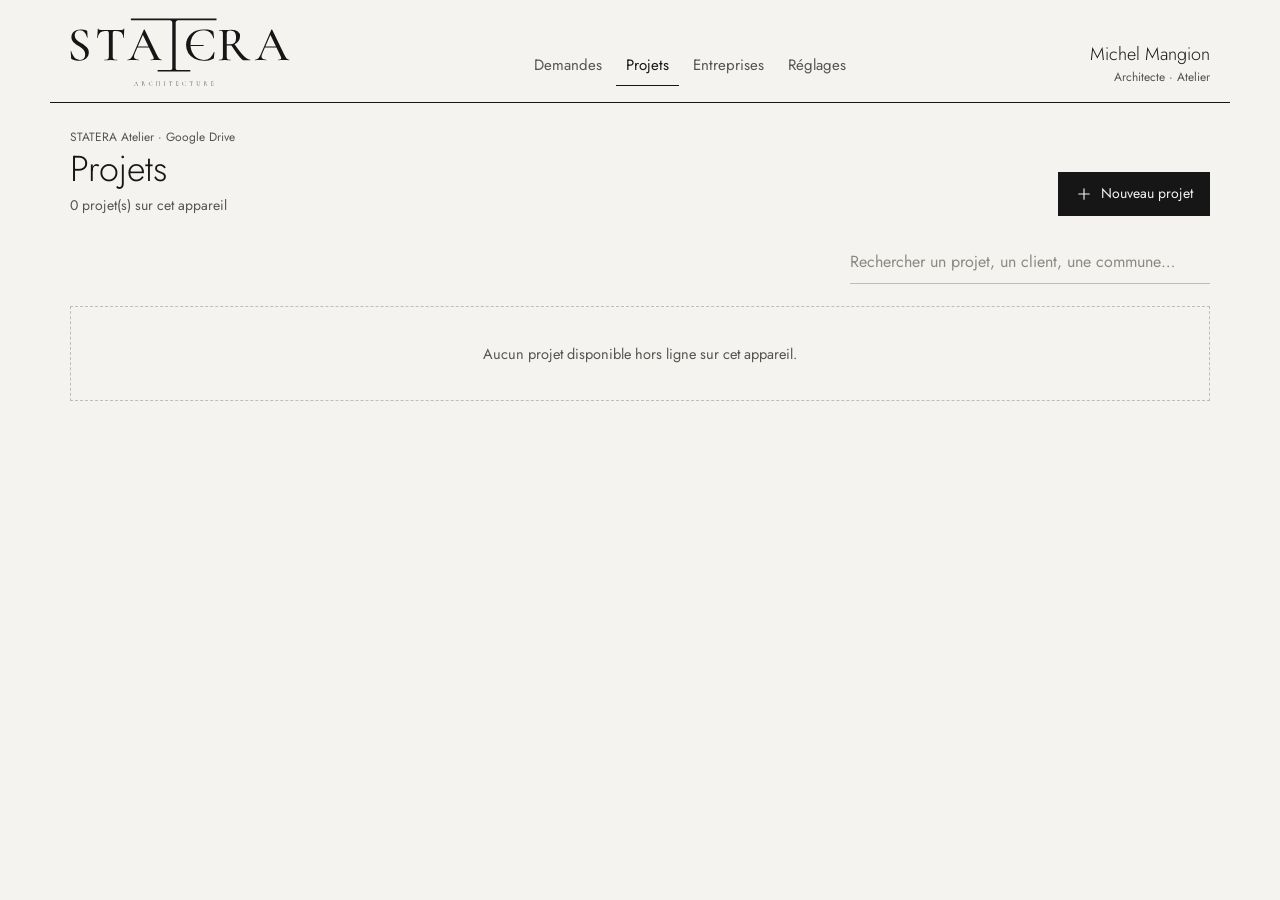
<file: index.html>
<!doctype html>
<html lang="fr">
<head>
<meta charset="utf-8">
<meta name="viewport" content="width=device-width, initial-scale=1, maximum-scale=1, viewport-fit=cover">
<meta name="theme-color" content="#F4F3F0">
<meta name="apple-mobile-web-app-capable" content="yes">
<meta name="mobile-web-app-capable" content="yes">
<meta name="apple-mobile-web-app-status-bar-style" content="default">
<meta name="apple-mobile-web-app-title" content="Atelier">
<meta name="format-detection" content="telephone=no">
<title>STATERA — Atelier</title>
<link rel="manifest" href="manifest.json">
<link rel="apple-touch-icon" sizes="180x180" href="assets/icons/apple-touch-icon.png">
<link rel="icon" type="image/png" sizes="192x192" href="assets/icons/icon-192.png">
<link rel="preload" href="assets/fonts/jost-var.woff2" as="font" type="font/woff2" crossorigin>
<link rel="stylesheet" href="css/app.css">
</head>
<body>
<div id="app" class="shell">
  <header class="masthead">
    <a class="brand" href="#/projets" id="brand" aria-label="STATERA Architecture — accueil de l'Atelier"></a>
    <nav id="nav" aria-label="Navigation principale"></nav>
    <div class="who"><b>Michel Mangion</b>Architecte · Atelier</div>
  </header>
  <main id="view" class="view" tabindex="-1"></main>
  <nav class="tabbar" id="tabbar" aria-label="Navigation principale"></nav>
</div>
<div id="layer"></div>
<div id="toast" role="status" aria-live="polite"></div>
<script type="module" src="js/app.js"></script>
</body>
</html>
</file>
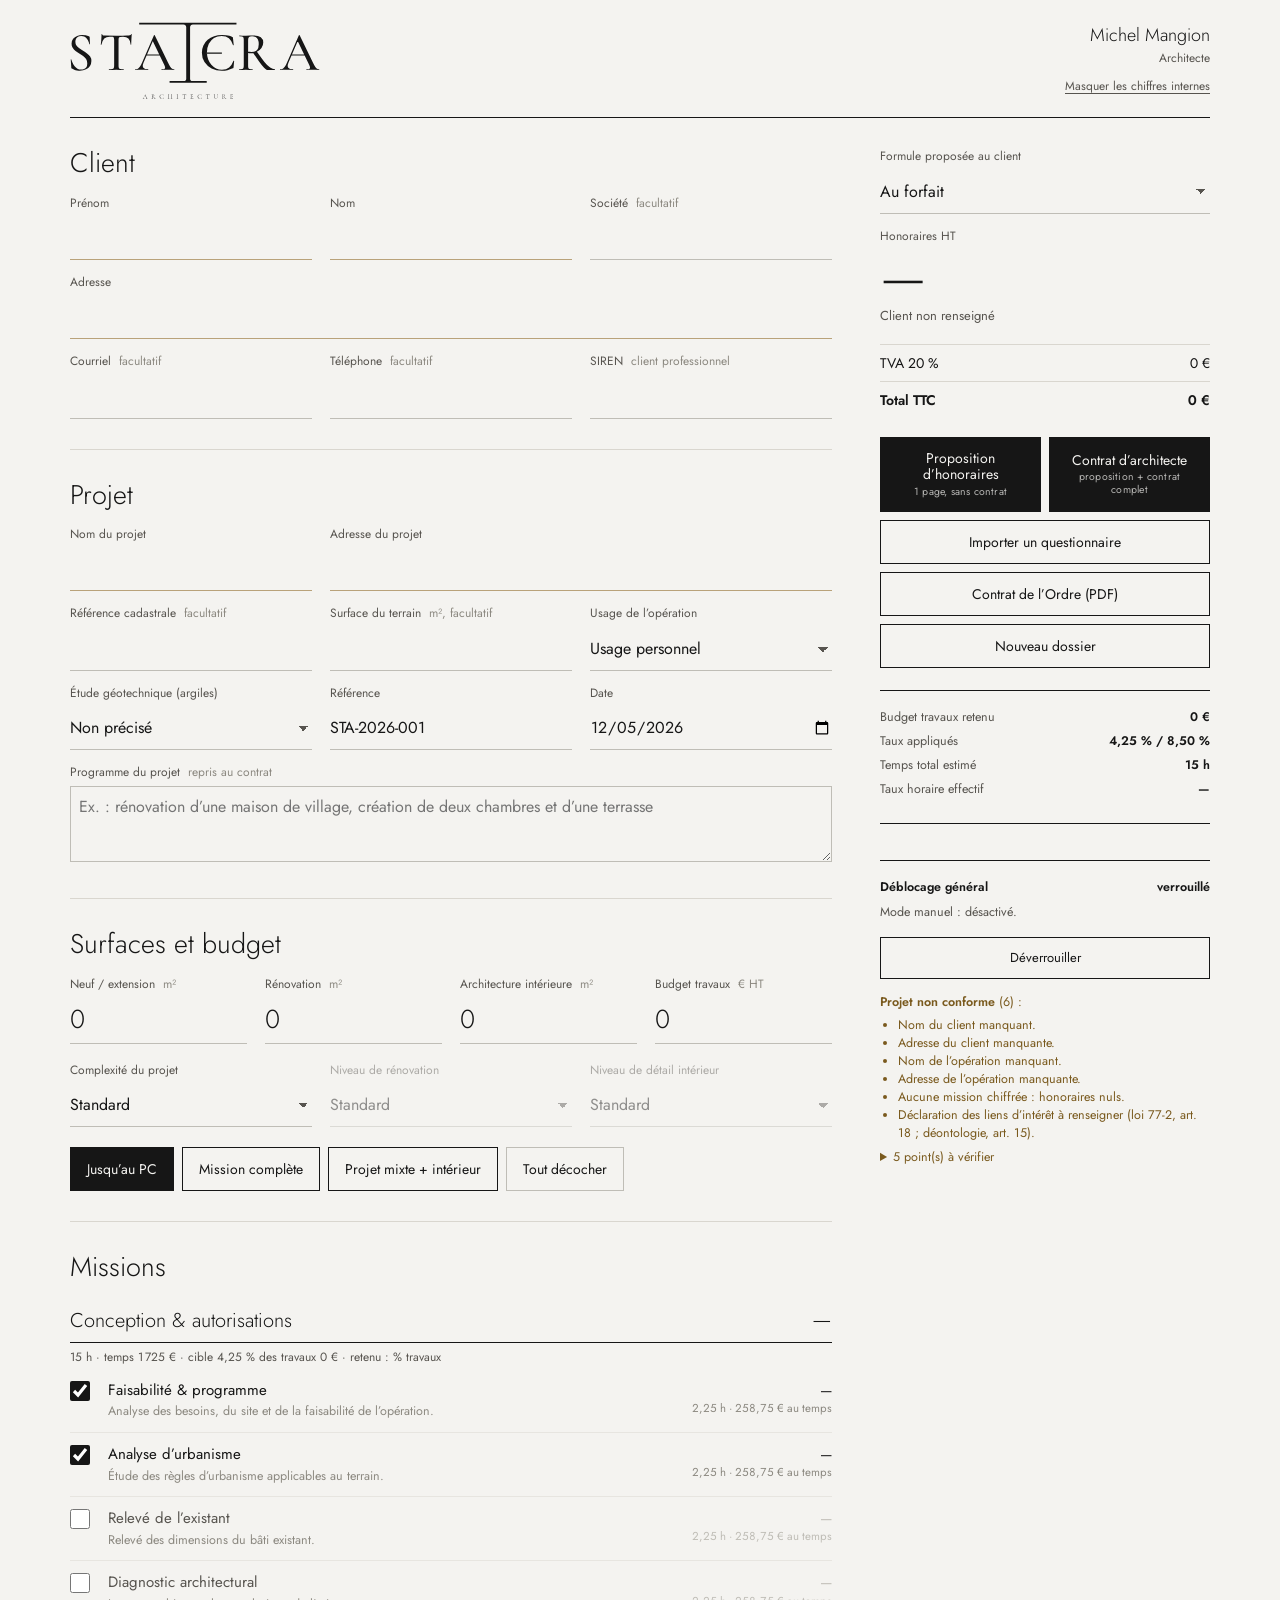
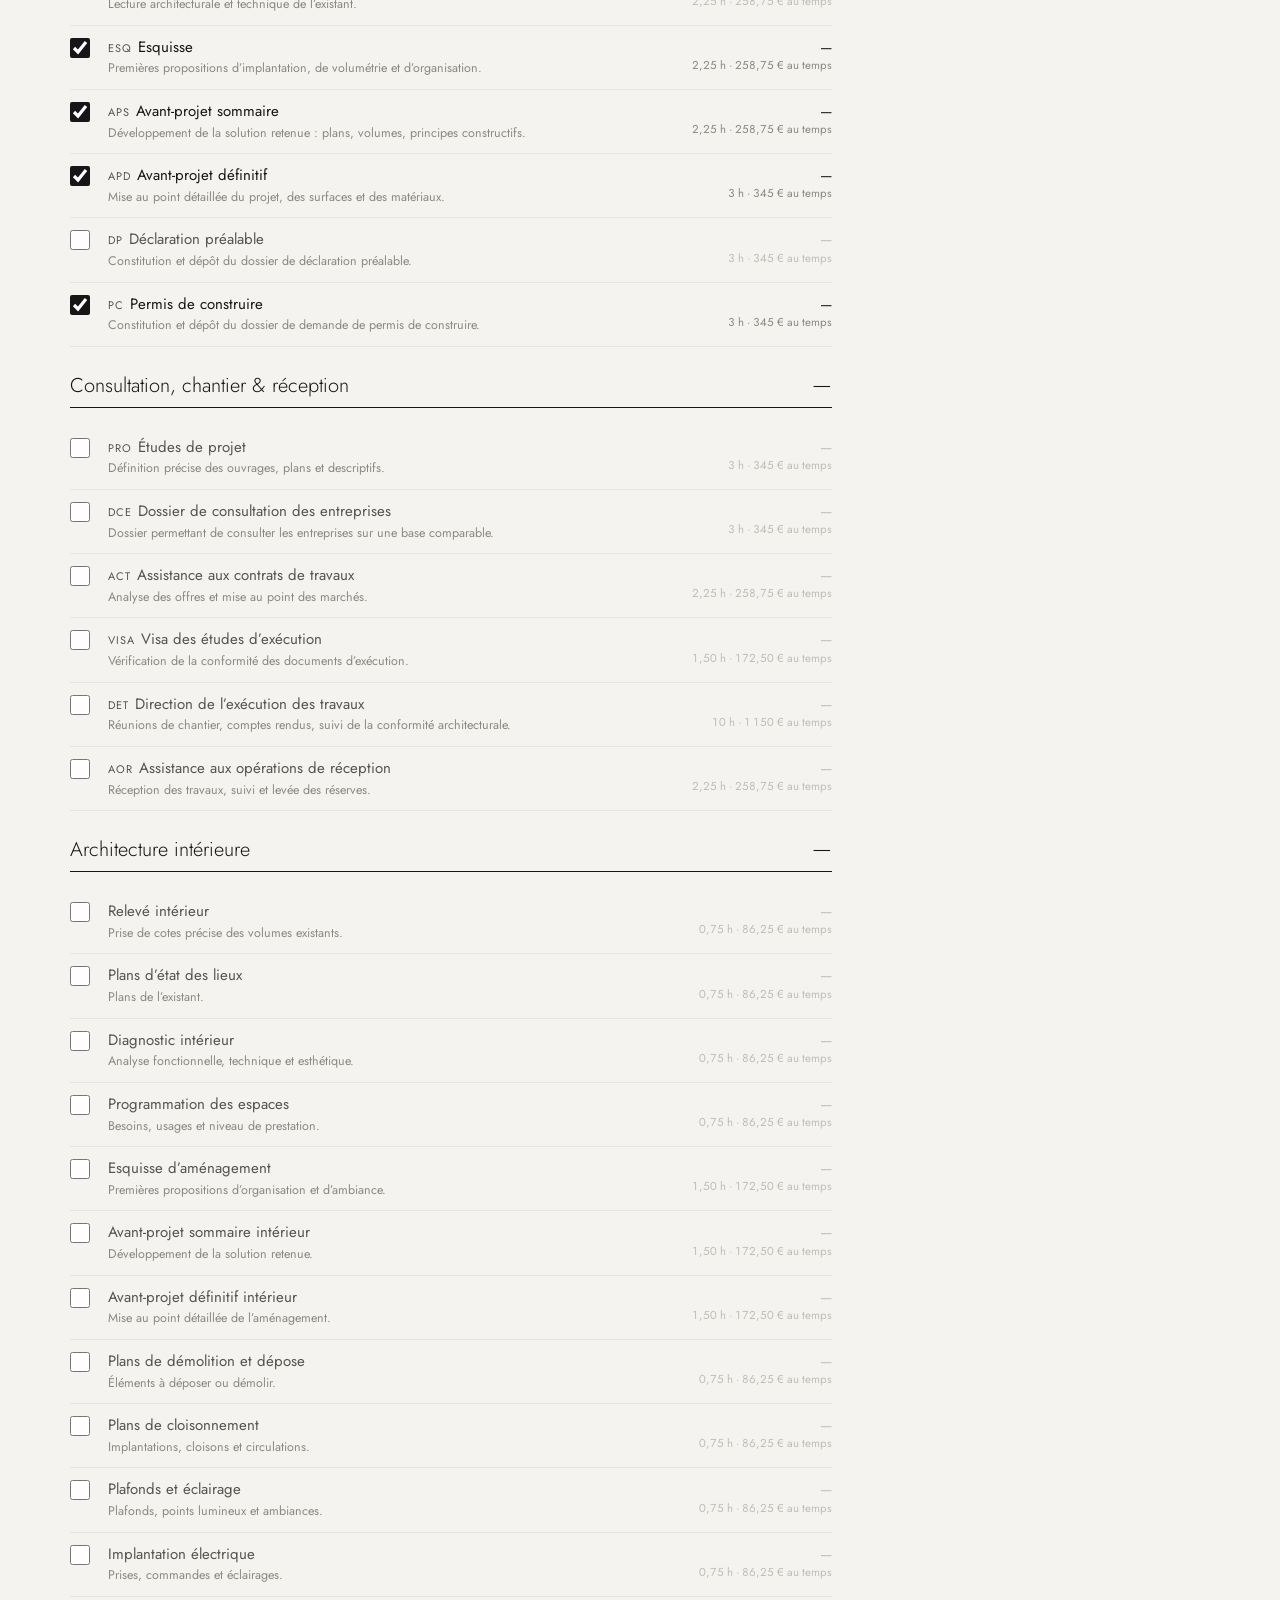
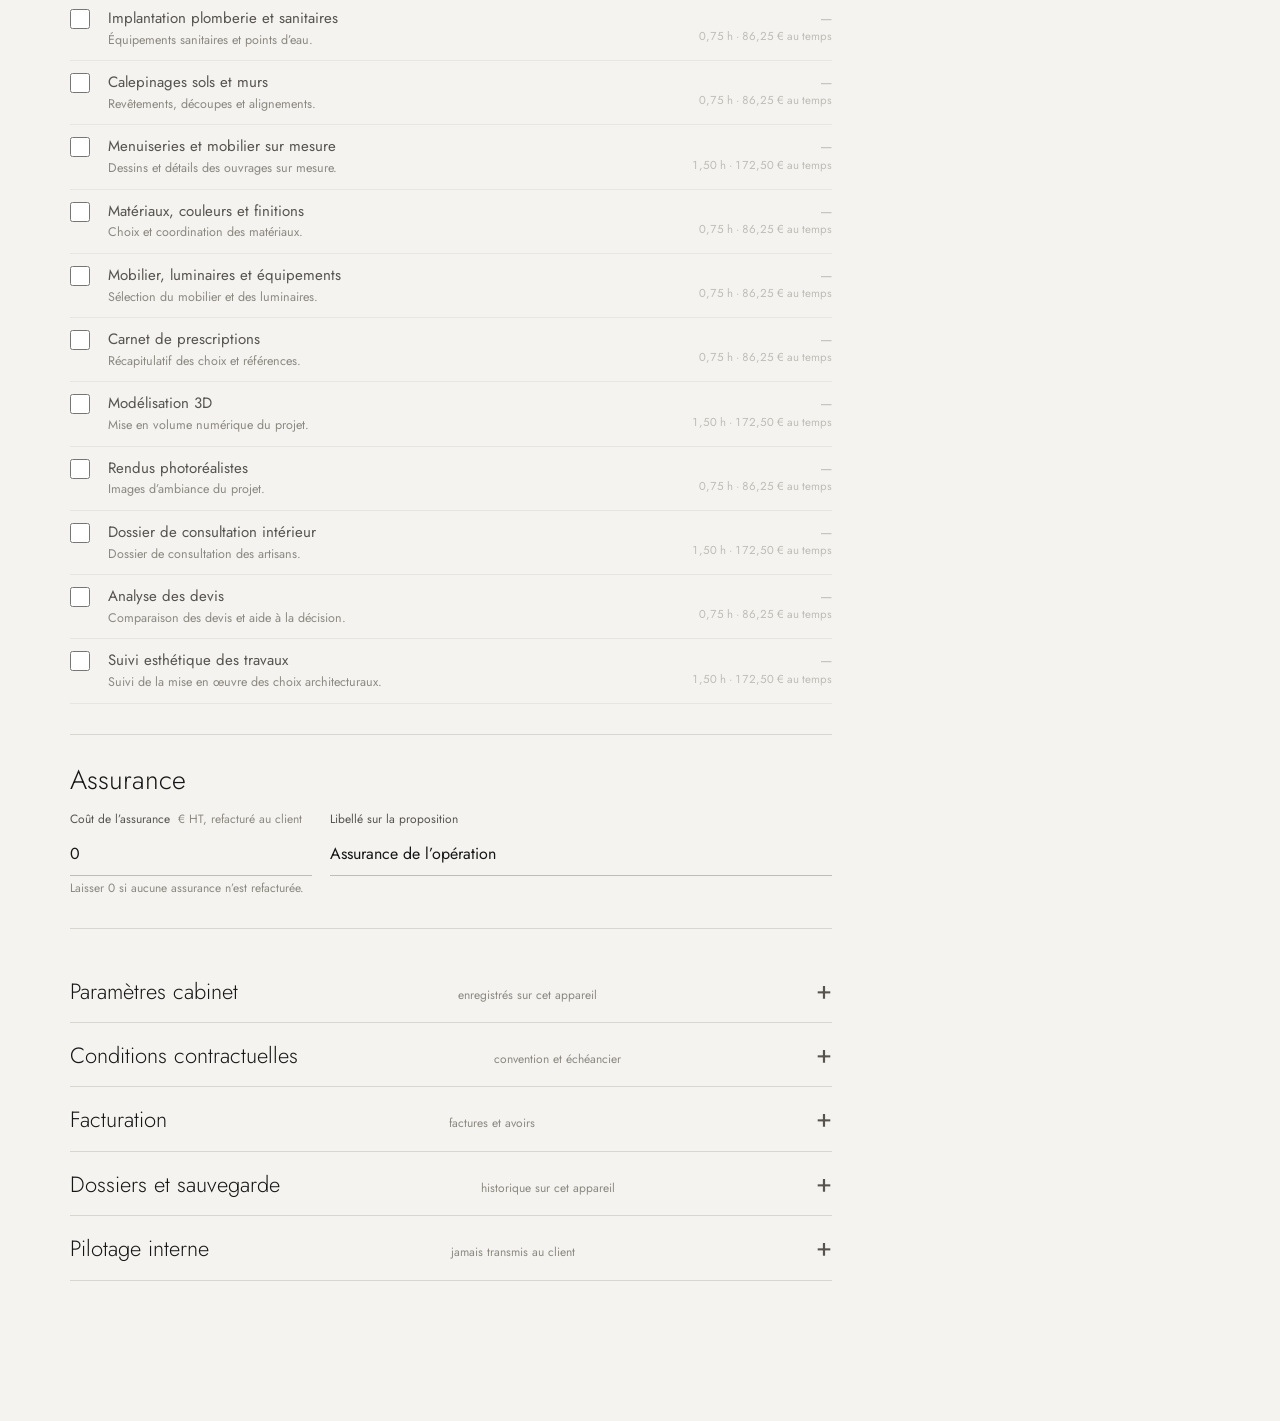
<file: honoraires/index.html>
<!doctype html>
<html lang="fr">
<head>
<meta charset="utf-8">
<meta name="viewport" content="width=device-width,initial-scale=1,viewport-fit=cover">
<meta name="theme-color" content="#F4F3F0">
<meta name="apple-mobile-web-app-capable" content="yes">
<meta name="mobile-web-app-capable" content="yes">
<meta name="apple-mobile-web-app-status-bar-style" content="default">
<meta name="apple-mobile-web-app-title" content="STATERA">
<meta name="format-detection" content="telephone=no">

<link rel="apple-touch-icon" sizes="180x180" href="apple-touch-icon.png">
<link rel="apple-touch-icon" sizes="192x192" href="icon-192.png">
<link rel="icon" type="image/png" sizes="192x192" href="icon-192.png">
<title>STATERA — Honoraires</title>
<style>
@font-face{font-family:"Jost";src:url(fonts/jost-var.woff2) format("woff2");font-weight:300 600;font-display:swap}
@font-face{font-family:"EB Garamond";src:url(fonts/eb-garamond-var-italic.woff2) format("woff2");font-weight:400 600;font-style:italic;font-display:swap}
:root{
  --stone:#161616; --chaux:#F4F3F0; --enduit:#E7E5E0; --beton:#BFBDB6;
  --ink2:#57544F; --ink3:#8C8981; --rule:#D9D6CF; --paper:#FFFFFF;
  --serif:"Jost","Futura",-apple-system,"Helvetica Neue",Arial,sans-serif;
  --motto:"EB Garamond",Garamond,Georgia,serif;
  --sans:"Jost","Futura",-apple-system,BlinkMacSystemFont,"Helvetica Neue",Arial,sans-serif;
  --safe-b:env(safe-area-inset-bottom,0px);
}
.big,.phase-amt,.sum .ht,.bar .v,h2,h3,.sheet .serif,.d-title,.d-tot,.d-phase-h,.d-head .who b,.masthead .who b{font-variant-numeric:lining-nums;font-feature-settings:"lnum" 1}
*{box-sizing:border-box}
html{-webkit-text-size-adjust:100%}
html,body{margin:0;background:var(--chaux);color:var(--stone);font-family:var(--sans);font-size:15px;line-height:1.45;-webkit-font-smoothing:antialiased}
body{padding-top:env(safe-area-inset-top,0px)}
button,input,select,textarea{font:inherit;color:inherit}
:focus-visible{outline:1.5px solid var(--stone);outline-offset:2px}
.wrap{max-width:1180px;margin:0 auto;padding:22px 20px 140px}

/* En-tête */
.masthead{display:flex;align-items:flex-end;justify-content:space-between;gap:16px;padding-bottom:18px;border-bottom:1px solid var(--stone)}
.masthead svg.logo{width:min(250px,58vw);height:auto;display:block}
.masthead .who{text-align:right;font-size:12px;color:var(--ink2);line-height:1.5}
.masthead .who b{display:block;font-family:var(--serif);font-weight:300;font-size:18px;color:var(--stone)}
.discreet-toggle{margin-top:6px;background:none;border:0;padding:4px 0;font-size:12px;color:var(--ink2);text-decoration:underline;text-underline-offset:3px;cursor:pointer}

.layout{display:grid;grid-template-columns:minmax(0,1fr) 330px;gap:48px;margin-top:30px}
@media (max-width:960px){.layout{grid-template-columns:minmax(0,1fr);gap:0}}
.layout>*{min-width:0}

/* Sections */
section.block{padding:0 0 30px;margin:0 0 30px;border-bottom:1px solid var(--rule)}
h2{font-family:var(--serif);font-weight:300;font-size:27px;line-height:1.12;margin:0 0 16px;letter-spacing:0}
h3{font-family:var(--serif);font-weight:300;font-size:20px;margin:22px 0 10px}
.lead{color:var(--ink2);font-size:13px;margin:-8px 0 16px;max-width:60ch}

.grid{display:grid;gap:14px 18px;grid-template-columns:repeat(2,minmax(0,1fr))}
.grid.g3{grid-template-columns:repeat(3,minmax(0,1fr))}
.grid.g4{grid-template-columns:repeat(4,minmax(0,1fr))}
.span2{grid-column:span 2}.span3{grid-column:span 3}.spanall{grid-column:1/-1}
@media (max-width:700px){.grid.g3,.grid.g4{grid-template-columns:repeat(2,minmax(0,1fr))}.span3{grid-column:span 2}}
@media (max-width:420px){.grid,.grid.g3{grid-template-columns:1fr}.span2,.span3{grid-column:auto}.grid.g4{grid-template-columns:repeat(2,minmax(0,1fr))}}

.f label{display:block;font-size:12px;color:var(--ink2);margin:0 0 4px}
.f input,.f select,.f textarea{width:100%;min-height:44px;border:0;border-bottom:1px solid var(--beton);background:transparent;padding:8px 0;font-size:16px;border-radius:0;-webkit-appearance:none;appearance:none}
.f select{background-image:linear-gradient(45deg,transparent 50%,var(--ink2) 50%),linear-gradient(135deg,var(--ink2) 50%,transparent 50%);background-position:calc(100% - 9px) 52%,calc(100% - 4px) 52%;background-size:5px 5px;background-repeat:no-repeat;padding-right:20px}
.f textarea{min-height:76px;resize:vertical;border:1px solid var(--beton);padding:8px}
.f input:focus,.f select:focus,.f textarea:focus{border-color:var(--stone);outline:none}
.f input.big{font-family:var(--serif);font-size:26px;font-weight:300;padding:4px 0}
.f .unit{font-size:12px;color:var(--ink3);margin-left:4px}
.f.req input:placeholder-shown{border-bottom-color:#B9A27A}
.hint{font-size:12px;color:var(--ink3);margin-top:4px}

/* Préréglages */
.presets{display:flex;flex-wrap:wrap;gap:8px;margin-top:20px}
.btn{min-height:44px;padding:10px 16px;border:1px solid var(--stone);background:transparent;color:var(--stone);border-radius:0;font-size:14px;cursor:pointer;touch-action:manipulation}
.btn.solid{background:var(--stone);color:var(--chaux)}
.btn.ghost{border-color:var(--beton)}
.btn.on{background:var(--stone);color:var(--chaux)}
.btn:active{transform:translateY(1px)}

/* Missions */
.phase{margin-top:22px}
.phase-head{display:flex;justify-content:space-between;align-items:baseline;gap:12px;border-bottom:1px solid var(--stone);padding-bottom:6px}
.phase-head h3{margin:0}
.phase-amt{font-family:var(--serif);font-size:22px;font-weight:300;white-space:nowrap}
.phase-int{font-size:12px;color:var(--ink2);padding:6px 0 2px;min-height:18px}
.m{display:grid;grid-template-columns:28px minmax(0,1fr) auto;gap:4px 10px;align-items:start;padding:11px 0;border-bottom:1px solid var(--enduit);cursor:pointer}
.m input{width:20px;height:20px;margin:1px 0 0;accent-color:var(--stone);cursor:pointer}
.m .t,.m .d{display:block}
.m .t{font-size:15px}
.m .t .code{font-size:11px;letter-spacing:.08em;color:var(--ink2);margin-right:6px}
.m .d{font-size:12.5px;color:var(--ink3);margin-top:2px;line-height:1.4}
.m .n{text-align:right;font-variant-numeric:tabular-nums;white-space:nowrap;font-size:13px}
.m .n .pr{display:block;font-size:14px;color:var(--stone)}
.m .n small{display:block;color:var(--ink3);font-size:11.5px}
.m:not(.sel) .n .pr{color:var(--beton)}
.m:not(.sel) .t{color:var(--ink2)}
.m:not(.sel) .n,.m:not(.sel) .n small{color:var(--beton)}
.int-only{display:none!important}
body[data-discreet="1"] .int{visibility:hidden}
body[data-discreet="1"] .int-block,body[data-discreet="1"] .pilot{display:none}

/* Accordéons */
details.acc{border-bottom:1px solid var(--rule)}
details.acc>summary{list-style:none;cursor:pointer;padding:18px 0;display:flex;justify-content:space-between;align-items:baseline;gap:12px}
details.acc>summary::-webkit-details-marker{display:none}
details.acc>summary h2{margin:0;font-size:22px}
details.acc>summary span{font-size:12px;color:var(--ink3)}
details.acc>summary::after{content:"+";font-family:var(--serif);font-size:26px;line-height:1;color:var(--ink2)}
details.acc[open]>summary::after{content:"–"}
details.acc .inner{padding:4px 0 26px}
.checks{display:grid;gap:10px;margin-top:6px}
.checks label{display:grid;grid-template-columns:22px 1fr;gap:8px;font-size:13.5px;color:var(--ink2);line-height:1.45;cursor:pointer}
.checks input{width:18px;height:18px;margin:1px 0 0;accent-color:var(--stone)}
.note{font-size:12.5px;color:var(--ink2);border-left:2px solid var(--beton);padding:2px 0 2px 12px;margin-top:16px;line-height:1.5}

/* Synthèse */
aside .sum{position:sticky;top:20px}
.sum .k{font-size:12px;color:var(--ink2)}
.sum .ht{font-family:var(--serif);font-size:52px;font-weight:300;line-height:1;margin:6px 0 4px;font-variant-numeric:lining-nums;letter-spacing:-.01em}
.sum .ht-sub{font-size:13px;color:var(--ink2)}
.sum table{width:100%;border-collapse:collapse;margin:18px 0 8px;font-size:14px}
.sum td{padding:8px 0;border-top:1px solid var(--rule)}
.sum td.r{text-align:right;font-variant-numeric:tabular-nums}
.sum .actions{display:grid;gap:8px;margin-top:18px}
.emit{display:grid;grid-template-columns:1fr 1fr;gap:8px}
.emit .btn{display:flex;flex-direction:column;align-items:center;justify-content:center;gap:3px;padding-top:12px;padding-bottom:12px;line-height:1.2;white-space:normal;text-align:center}
.emit .btn small{font-size:10.5px;font-weight:400;letter-spacing:.02em;text-transform:none;opacity:.72}
.bar-emit{display:flex;gap:6px}
.int-block{margin-top:22px;padding-top:14px;border-top:1px solid var(--stone);font-size:12.5px;color:var(--ink2)}
.int-block b{color:var(--stone);font-weight:600}
.int-block div{display:flex;justify-content:space-between;padding:3px 0}
.status{font-size:12.5px;margin-top:14px;line-height:1.45;color:var(--ink2)}
.status.warn{color:#7A5A1E}
.arb .t{font-weight:600;color:var(--stone);margin-bottom:4px}
.arb p{margin:4px 0 10px;line-height:1.45}
.arb .btn{width:100%;margin-top:6px;font-size:13px;min-height:42px;text-align:left;padding:9px 12px}
.arb .btn small{display:block;font-size:11.5px;color:var(--ink2);font-weight:400}
.arb .btn.on{background:var(--stone);color:var(--chaux)}
.arb .btn.on small{color:var(--beton)}
.arb .reset{background:none;border:0;padding:6px 0;margin-top:6px;font-size:12px;color:var(--ink2);text-decoration:underline;cursor:pointer}
.int-block .alert{display:block;color:#8A3A1E;margin-top:6px}
/* Déblocage général */
.man .t{font-weight:600;color:var(--stone);margin-bottom:4px;display:flex;justify-content:space-between;align-items:baseline;gap:8px}
.man p{margin:4px 0 10px;line-height:1.45}
.man .btn{width:100%;margin-top:6px;font-size:13px;min-height:42px}
.man .reset{background:none;border:0;padding:6px 0;font-size:12px;color:var(--ink2);text-decoration:underline;cursor:pointer}
.man .sw{display:flex!important;gap:8px;align-items:center;margin:8px 0;color:var(--stone);font-size:13px;cursor:pointer}
.man .sw input{width:18px;height:18px;accent-color:var(--stone)}
.man .mg{display:grid;grid-template-columns:minmax(0,1fr) 64px 82px;gap:4px 8px;align-items:center;margin:4px 0}
.man .mg.hd{font-size:11px;color:var(--ink3);margin-top:10px}
.man .mg.ph{border-bottom:1px solid var(--stone);padding:8px 0 4px;margin-top:8px;font-weight:600;color:var(--stone)}
.man .mg span{min-width:0;overflow:hidden;text-overflow:ellipsis;white-space:nowrap}
.man .mg small{display:block;color:var(--ink3);font-size:10.5px}
.man input.mi{width:100%;min-height:36px;border:0;border-bottom:1px solid var(--beton);background:transparent;padding:4px 0;font-size:16px;text-align:right;border-radius:0;-webkit-appearance:none;appearance:none;font-variant-numeric:tabular-nums}
.man input.mi:focus{outline:none;border-color:var(--stone)}
.man input.mi::placeholder{color:var(--ink3)}
.man .two{display:grid;grid-template-columns:1fr 1fr;gap:8px 12px;margin:6px 0}
.man .two>div{min-width:0;display:block}
.man .two label{display:block;font-size:11.5px;color:var(--ink2)}
.man .mg>*{min-width:0}
.man input.mi{min-width:0}
.man .tr div{display:flex;flex-wrap:wrap;justify-content:space-between;gap:0 10px;padding:3px 0}
.man .tr{display:block!important;margin-top:12px;padding-top:8px;border-top:1px solid var(--rule)}
.man .log{font-size:11.5px;color:var(--ink3);margin-top:8px}
.man .pin{display:grid;grid-template-columns:1fr auto;gap:8px;align-items:end}
.man .pin .btn{width:auto}
.err{display:none;background:#fff;border:1px solid #9b2c2c;color:#9b2c2c;padding:10px 12px;font-size:13px;margin-top:14px}
@media (max-width:960px){aside .sum{position:static;border-top:1px solid var(--stone);padding-top:24px}}

/* Barre mobile */
.bar{display:none}
@media (max-width:960px){
  .bar{display:flex;position:fixed;left:0;right:0;bottom:0;z-index:20;background:rgba(244,243,240,.96);-webkit-backdrop-filter:blur(10px);backdrop-filter:blur(10px);border-top:1px solid var(--stone);padding:10px 18px calc(10px + var(--safe-b));align-items:center;justify-content:space-between;gap:12px}
  .bar .v{font-family:var(--serif);font-size:28px;font-weight:300;line-height:1}
  .bar .l{font-size:11px;color:var(--ink2)}
}

/* Import questionnaire */
#importDlg{position:fixed;inset:0;z-index:60;background:rgba(22,22,22,.42);display:none;align-items:flex-end;justify-content:center}
#importDlg.open{display:flex}
.imp-box{background:var(--chaux);width:100%;max-width:520px;max-height:100%;overflow:auto;padding:20px 20px calc(24px + var(--safe-b));border-top:1px solid var(--stone)}
@media (min-width:700px){#importDlg{align-items:center}.imp-box{border:1px solid var(--stone)}}
.imp-head{display:flex;justify-content:space-between;align-items:center;gap:12px}
.imp-head h2{margin:0;font-size:24px}
.imp-lead{font-size:13px;color:var(--ink2);margin:10px 0 16px}
.imp-wide{width:100%;margin-top:8px;display:flex;align-items:center;justify-content:center;text-align:center}
.imp-file{position:relative;overflow:hidden}
.imp-file input{position:absolute;inset:0;opacity:0;cursor:pointer}
#impVideoWrap{position:relative;margin-top:10px;background:#000;aspect-ratio:1/1;overflow:hidden}
#impVideo{width:100%;height:100%;object-fit:cover;display:block}
.imp-frame{position:absolute;inset:16%;border:2px solid rgba(244,243,240,.9)}
.imp-msg{font-size:13px;min-height:18px;margin:12px 0 0;color:var(--ink2)}
.imp-msg.ko{color:#8A3A1E}.imp-msg.ok{color:var(--stone)}
#flash{position:fixed;left:50%;bottom:calc(86px + var(--safe-b));transform:translate(-50%,20px);z-index:70;background:var(--stone);color:var(--chaux);padding:12px 16px;font-size:13px;max-width:min(92vw,520px);opacity:0;pointer-events:none;transition:opacity .25s,transform .25s}
#flash.on{opacity:1;transform:translate(-50%,0)}
@media (min-width:961px){#flash{bottom:28px}}

/* Aperçu document */
#preview{position:fixed;inset:0;z-index:50;background:#D9D7D2;overflow:auto;-webkit-overflow-scrolling:touch;display:none}
#preview.open{display:block}
.ptools{position:sticky;top:0;z-index:2;display:flex;flex-wrap:wrap;gap:8px;align-items:center;justify-content:space-between;padding:calc(10px + env(safe-area-inset-top,0px)) 14px 10px;background:var(--chaux);border-bottom:1px solid var(--stone)}
.ptools select{order:2;flex:1 1 100%;min-width:0;font:inherit;font-size:13px;padding:9px 8px;border:1px solid var(--stone);background:var(--chaux);color:var(--ink);border-radius:0}
.ptools .msg{order:3;font-size:11.5px;line-height:1.35;color:var(--ink2);flex:1 1 100%;min-width:0;display:-webkit-box;-webkit-line-clamp:3;-webkit-box-orient:vertical;overflow:hidden}
.ptools .btn{flex:0 0 auto;padding:10px 12px}
@media (min-width:700px){.ptools select{order:0;flex:0 1 260px}}
.ptools .msg.warn{color:#7A5A1E}
#doc{padding:20px 0 60px}
@media screen{
  .sheet{width:210mm;min-height:297mm;margin:0 auto 18px;background:#fff;padding:16mm 17mm 14mm;box-shadow:0 1px 3px rgba(0,0,0,.08)}
  #doc{zoom:var(--z,1)}
}

/* ====== Document client (écran + impression) ====== */
.sheet{color:#161616;font-family:var(--sans);font-size:9pt;line-height:1.42;position:relative}
.sheet .serif{font-family:var(--serif)}
.d-head{display:flex;justify-content:space-between;align-items:flex-start}
.d-head svg{width:52mm;height:auto;display:block}
.d-head .who{text-align:right;font-size:8.5pt;color:#57544F;line-height:1.45;padding-top:1mm}
.d-head .who b{display:block;font-family:var(--serif);font-weight:300;font-size:13pt;color:#161616}
.d-title{margin:11mm 0 1.5mm;font-family:var(--serif);font-weight:300;font-size:25pt;line-height:1}
.d-ref{font-size:7.5pt;color:#8C8981;letter-spacing:.02em}
.d-parties{display:grid;grid-template-columns:1fr 1fr 1fr;gap:6mm;margin:8mm 0 7mm;padding:4mm 0;border-top:.6pt solid #161616;border-bottom:.4pt solid #D9D6CF}
.d-lbl{font-size:6.8pt;letter-spacing:.16em;text-transform:uppercase;color:#8C8981;margin-bottom:1.2mm}
.d-parties div{font-size:9pt;line-height:1.4}
.d-phase{margin:0 0 5.5mm;break-inside:avoid}
.d-phase-h{display:flex;justify-content:space-between;align-items:baseline;border-bottom:.4pt solid #BFBDB6;padding-bottom:1.3mm;margin-bottom:2mm}
.d-phase-h span:first-child{font-size:7.4pt;letter-spacing:.18em;text-transform:uppercase}
.d-phase-h span:last-child{font-family:var(--serif);font-size:12.5pt;font-weight:300}
.d-mis{display:grid;grid-template-columns:1fr;gap:0 8mm}
.d-mis.two{grid-template-columns:1fr 1fr}
.d-mis .mi{display:flex;justify-content:space-between;align-items:baseline;gap:5mm;padding:1.25mm 0;border-bottom:.3pt solid #E7E5E0;break-inside:avoid;line-height:1.35}
.d-mis .mi:last-child,.d-mis.two .mi:nth-last-child(2):nth-child(odd){border-bottom:0}
.d-mis .pr{white-space:nowrap;font-variant-numeric:tabular-nums lining-nums;font-size:8.8pt}
.d-mis b{font-weight:600;font-size:8.8pt}
.d-mis .c{font-size:7.4pt;letter-spacing:.06em;color:#57544F;margin-right:1.5mm;font-weight:400}
.d-mis p{margin:.4mm 0 0;color:#57544F;font-size:8pt}
.d-bottom{display:grid;grid-template-columns:1.15fr 1fr;gap:10mm;margin-top:7mm;padding-top:4mm;border-top:.6pt solid #161616;break-inside:avoid}
.d-sched table,.d-tot table{width:100%;border-collapse:collapse}
.d-sched td{padding:1.2mm 0;border-bottom:.3pt solid #E7E5E0;font-size:8pt;vertical-align:top}
.d-sched td.r,.d-tot td.r{text-align:right;white-space:nowrap;font-variant-numeric:tabular-nums;padding-left:3mm}
.d-tot td{padding:1.2mm 0;font-size:9pt}
.d-tot .ht td{font-family:var(--serif);font-size:19pt;font-weight:300;padding-bottom:2mm;line-height:1.05}
.d-tot .ht td small{display:block;font-family:var(--sans);font-size:7pt;letter-spacing:.14em;text-transform:uppercase;color:#8C8981;font-weight:400}
.d-tot .ttc td{border-top:.6pt solid #161616;font-weight:600;padding-top:2mm}
.d-valid{margin-top:6mm;font-size:8pt;color:#57544F}
.d-foot{margin-top:8mm;padding-top:2.5mm;border-top:.4pt solid #D9D6CF;font-size:6.6pt;color:#8C8981;line-height:1.5;letter-spacing:.02em}
.d-h2{font-family:var(--serif);font-weight:300;font-size:17pt;margin:0 0 1mm}
.d-sub{font-size:7.5pt;color:#8C8981;margin-bottom:5mm}
.d-cols{column-count:2;column-gap:8mm;font-size:7.7pt;line-height:1.42;text-align:left}
.d-art{break-inside:avoid-column;margin:0 0 2.8mm}
.d-art h4{font-size:7pt;letter-spacing:.14em;text-transform:uppercase;margin:0 0 .8mm;font-weight:600}
.d-art p{margin:0 0 1mm}
.d-art ul{margin:.6mm 0 1mm;padding-left:3.6mm}
.d-art li{margin:.3mm 0}
.d-box{border:.5pt solid #161616;padding:3mm 3.5mm;margin:4mm 0;font-size:7.8pt;break-inside:avoid}
.d-box .chk{display:inline-block;width:3.2mm;height:3.2mm;border:.6pt solid #161616;vertical-align:-0.5mm;margin-right:2mm}
#page2.spill .d-box{break-inside:avoid}
.d-sigs{display:grid;grid-template-columns:1fr 1fr;gap:10mm;margin-top:5mm;break-inside:avoid}
.d-sig{border-top:.6pt solid #161616;padding-top:2.5mm;font-size:8pt;line-height:1.55}
.d-sig .lbl{font-size:7pt;letter-spacing:.16em;text-transform:uppercase;margin-bottom:1.5mm;font-weight:600}
.d-sig .line{border-bottom:.4pt solid #8C8981;height:6.5mm}
.d-sig .space{height:20mm;border:.4pt dashed #BFBDB6;margin-top:1.5mm;font-size:6.8pt;color:#8C8981;padding:1mm 1.5mm}
.d-esign{font-size:6.8pt;color:#8C8981;margin-top:3mm;line-height:1.45}
.d-form p{font-size:9pt;line-height:1.7;margin:0 0 3mm}
.d-form .fill{display:inline-block;min-width:80mm;border-bottom:.4pt solid #8C8981}
.blank{display:inline-block;min-width:34mm;border-bottom:.4pt solid #8C8981}
.pb{break-before:page;page-break-before:always}


/* densités automatiques */
.sheet .mlong{display:none}
.sheet .withlong .mlong,.sheet.withlong .mlong{display:inline}
.sheet.withlong .mref{display:none}
#page1.fit1 .d-title{margin-top:8mm}
#page1.fit1 .d-parties{margin:5mm 0 5mm}
#page1.fit1 .d-phase{margin-bottom:4mm}
#page1.fit1 .d-bottom{margin-top:4mm}
#page1.fit2 .d-mis p{display:none}
#page1.fitcols .d-mis.one{grid-template-columns:1fr 1fr}
#page1.fitcols .d-mis p{font-size:7.2pt;line-height:1.28;margin-top:.2mm}
#page1.fitcols .d-mis .mi{padding:.75mm 0}
#page1.fitcols .d-phase{margin-bottom:3.5mm}
#page1.fitcols .d-parties{margin:4mm 0 4.5mm;padding:3mm 0}
#page1.fitcols .d-title{margin-top:6mm}
#page1.fitcols .d-sched td{padding:.8mm 0}
#page1.fit2 .d-mis .mi{padding:.9mm 0}
#page1.fit3{font-size:8.4pt}
#page1.fit3 .d-mis b{font-size:8.2pt}
#page1.fit3 .d-sched td{padding:.7mm 0;font-size:7.6pt}
#page1.fit3 .d-foot{margin-top:4mm}
#page2.fit1 .d-cols{font-size:7.25pt;line-height:1.36}
#page2.fit1 .d-art{margin-bottom:2.2mm}
#page2.fit2 .d-cols{font-size:6.9pt;line-height:1.32}
#page2.fit2 .d-sig .space{height:18mm}
#page2.fit3 .d-cols{font-size:6.8pt;line-height:1.3;column-gap:6mm}
#page2.fit3 .d-art{margin-bottom:1.6mm}
#page2.fit3 .d-h2{font-size:15pt}
#page2.fit3 .d-sub{margin-bottom:3mm}

/* Contrat paginé (V8) */
.sheet.cpage{height:297mm;padding:16mm 17mm 22mm;display:flex;flex-direction:column;overflow:hidden}
.cpage .cbody{flex:1 1 auto;min-height:0;overflow:hidden;font-size:8.6pt;line-height:1.6}
.cpage .cfoot{position:absolute;left:17mm;right:17mm;bottom:9mm;display:flex;justify-content:space-between;gap:4mm;font-size:6.6pt;color:#8C8981;border-top:.4pt solid #D9D6CF;padding-top:2mm}
.cpage .paraphes i{display:inline-block;width:13mm;border-bottom:.4pt solid #8C8981;margin:0 1.5mm;vertical-align:-1mm}
.cb{margin:0 0 2.6mm}
.cb h4{font-size:7pt;letter-spacing:.16em;text-transform:uppercase;margin:5mm 0 1.6mm;font-weight:600}
.cb p{margin:0}
.c-h1{font-family:var(--serif);font-weight:300;font-size:20pt;line-height:1.05}
.c-h2{font-family:var(--serif);font-weight:300;font-size:15pt;margin:0 0 1mm}
.c-sub{font-size:7.5pt;color:#8C8981;margin:1mm 0 4mm}
.c-title{border-bottom:.6pt solid #161616;margin-bottom:3mm}
.c-box{border:.5pt solid #161616;padding:3mm 3.5mm;margin:3mm 0;font-size:8pt;line-height:1.55}
.c-box .chk{display:inline-block;width:3.2mm;height:3.2mm;border:.6pt solid #161616;vertical-align:-0.5mm;margin-right:2mm}
.c-note{font-size:7.4pt;color:#57544F;margin-top:2mm!important}
.c-visa{display:grid;grid-template-columns:1fr 1fr;gap:8mm;margin-top:4mm}.c-visa div{border-top:.6pt solid #161616;padding-top:2mm;height:18mm;font-size:7.5pt}
.c-tab{width:100%;border-collapse:collapse;margin-top:3mm;font-size:8pt}.c-tab th,.c-tab td{border:.4pt solid #BFBDB6;padding:2mm;text-align:left;vertical-align:top}.c-tab td{height:11mm}.c-tab th{font-size:6.8pt;letter-spacing:.1em;text-transform:uppercase;font-weight:600}
.c-a1-h{display:flex;justify-content:space-between;border-bottom:.4pt solid #BFBDB6;padding:2.5mm 0 1.2mm;font-size:7.4pt;letter-spacing:.16em;text-transform:uppercase}
.c-a1-m{display:flex;justify-content:space-between;gap:6mm;padding:1.4mm 0;border-bottom:.3pt solid #E7E5E0}.c-a1-m p{margin:.4mm 0 0;color:#57544F;font-size:7.6pt}.c-a1-m span{white-space:nowrap;font-variant-numeric:tabular-nums}
.c-a1-tot,.c-a1-tot2{display:flex;justify-content:space-between;padding:1.6mm 0;font-size:9pt}.c-a1-tot{font-weight:600;border-top:.6pt solid #161616;margin-top:2mm}
.c-sigs-intro{margin:4mm 0 2mm;font-size:8pt}
.c-sigs{display:grid;grid-template-columns:1fr 1fr;gap:10mm}
.c-sig{border-top:.6pt solid #161616;padding-top:2.5mm;font-size:8pt;line-height:1.55}.c-sig .lbl{font-size:7pt;letter-spacing:.16em;text-transform:uppercase;margin-bottom:1.5mm;font-weight:600}
.c-sig .space{height:24mm;border:.4pt dashed #BFBDB6;margin-top:1.5mm;font-size:6.8pt;color:#8C8981;padding:1mm 1.5mm}
.c-sigbox{height:26mm;border:.4pt dashed #BFBDB6;margin-bottom:3mm}
.cb .fill{display:inline-block;min-width:80mm;border-bottom:.4pt solid #8C8981}
.c-ann p{margin:0 0 2.5mm}
.cb h5{font-size:7.8pt;font-weight:600;margin:3mm 0 1mm;letter-spacing:.02em}
.c-toc ol{margin:0 0 2mm;padding:0 0 0 5mm;columns:2;column-gap:10mm;font-size:7.6pt;line-height:1.55;color:#57544F}
.c-toc{border-bottom:.4pt solid #D9D6CF;padding-bottom:2mm;margin-bottom:3mm}
.cbx{display:inline-block;width:2.9mm;height:2.9mm;border:.6pt solid #161616;vertical-align:-.45mm;margin-right:1.6mm;position:relative;font-size:0;line-height:0;color:transparent;overflow:hidden}
.cbx.on::after{content:"";position:absolute;left:.75mm;top:.1mm;width:.9mm;height:1.8mm;border:solid #161616;border-width:0 .55pt .55pt 0;transform:rotate(42deg)}
.c-tab.c-miss td{height:auto;padding:1mm 2mm;border:0;border-bottom:.3pt solid #E7E5E0}.c-tab.c-miss td.b{width:5mm}.c-tab.c-miss tr.grp td{font-size:6.8pt;letter-spacing:.14em;text-transform:uppercase;padding-top:2.2mm;border-bottom:.4pt solid #BFBDB6}
.c-tab.c-miss .code{font-size:6.8pt;letter-spacing:.08em;color:#57544F;margin-right:1mm}
.c-tab.c-delais td,.c-tab.c-dec td{height:auto}.c-tab .r{text-align:right;white-space:nowrap;font-variant-numeric:tabular-nums}.c-tab tr.tot td{font-weight:600;border-top:.6pt solid #161616}
/* Contrat de l’Ordre importé */
.imp-case{display:inline-block;text-transform:lowercase}.imp-case::first-letter{text-transform:uppercase}
.cb p.imp-lbl{margin-top:1.4mm}
.cb.imp-s{margin-bottom:1mm}
.c-tab.c-imp{table-layout:fixed;margin-top:0}.c-tab.c-imp td,.c-tab.c-imp th{height:auto}.c-tab.c-imp tr.grp td{font-size:6.8pt;letter-spacing:.14em;text-transform:uppercase;padding-top:2.2mm;border-bottom:.4pt solid #BFBDB6}
.imp-title{display:flex;justify-content:space-between;align-items:flex-end;gap:8mm}
.imp-title .imp-logo svg{width:44mm;height:auto;display:block}
.cb h6.imp-h4{font-size:8pt;font-weight:600;margin:1.8mm 0 .4mm}
.cb .imp-cap{text-align:center;font-size:7pt;letter-spacing:.14em;text-transform:uppercase;color:#57544F;margin:2.4mm 0 1mm}.cb .imp-cap.b{color:#161616;font-weight:600}
.cb p.imp-chk{padding-left:5mm;text-indent:-5mm;margin:.6mm 0}
.cb p.imp-li{padding-left:4.5mm;position:relative}.cb p.imp-li .mk{position:absolute;left:0;color:#8C8981}
.cb p.imp-ind{padding-left:6mm}
.cb p.imp-i{font-style:italic;color:#57544F}
.cb p.imp-b{font-weight:500}
.cb p.imp-fill{min-height:4mm}.cb p.imp-fill .fill{display:block;min-width:0;height:5mm}
.c-tab.imp{table-layout:fixed;margin:0}.c-tab.imp td{height:auto;padding:1.4mm 2mm;border-top:0}.c-tab.imp tr.th td{font-size:6.8pt;letter-spacing:.08em;text-transform:uppercase;font-weight:600;border-top:.4pt solid #BFBDB6}.c-tab.imp tr.grp td{text-align:center;font-size:6.8pt;letter-spacing:.14em;text-transform:uppercase;background:#F4F3F0}
.imp-row+.imp-row{margin-top:0}.cb.imp-row{margin:0}
.cb.imp-row+.cb:not(.imp-row){margin-top:2.4mm}
.cpage .c-sign .c-sig .space{height:30mm}
.c-tab.c-delais,.c-tab.c-dec,.c-tab.c-miss{table-layout:fixed}.c-tab.c-delais td:first-child,.c-tab.c-delais th:first-child{width:46%}.c-tab.c-dec td:first-child{width:56%}.c-tab.c-miss td.b{width:6mm}
.cb.c-trow{margin:0}.cb.c-trow .c-tab{margin-top:0}.cb.c-trow+.cb:not(.c-trow){margin-top:2mm}
.c-manus{border:.5pt solid #161616;padding:2.5mm 3.5mm;margin:2mm 0 1mm}.c-manus .lbl{font-size:6.8pt;letter-spacing:.14em;text-transform:uppercase;font-weight:600;margin-bottom:1mm}.c-manus .lines i{display:block;height:7mm;border-bottom:.4pt dotted #8C8981}
.c-banner{border:1pt solid #8A3A1E;color:#8A3A1E;padding:2mm 3mm;margin:0 0 3mm;font-weight:600;font-size:8pt;letter-spacing:.08em}
.c-banner small{display:block;font-weight:400;letter-spacing:0;margin-top:1mm;font-size:7pt}
.sheet.nc::after{content:"PROJET NON CONFORME";position:absolute;left:50%;top:50%;transform:translate(-50%,-50%) rotate(-32deg);font-size:46pt;font-weight:600;color:rgba(138,58,30,.10);white-space:nowrap;pointer-events:none}
/* Factures */
.inv .i-title{margin:12mm 0 1.5mm;font-family:var(--serif);font-weight:300;font-size:24pt}.inv .i-title span{font-size:13pt;color:#57544F}
.inv .i-meta{font-size:8pt;color:#57544F}
.inv .i-parties{display:grid;grid-template-columns:1fr 1fr;gap:8mm;margin:8mm 0 5mm;padding:4mm 0;border-top:.6pt solid #161616;border-bottom:.4pt solid #D9D6CF;font-size:8.6pt;line-height:1.5}
.inv .i-obj{font-size:8.4pt;margin-bottom:4mm}
.inv table{width:100%;border-collapse:collapse}
.inv .i-lines th{font-size:6.8pt;letter-spacing:.14em;text-transform:uppercase;text-align:left;border-bottom:.4pt solid #BFBDB6;padding:1.5mm 0}
.inv .i-lines td{padding:2.2mm 0;border-bottom:.3pt solid #E7E5E0;font-size:9pt;vertical-align:top}.inv .i-lines small{display:block;color:#57544F;font-size:7.6pt}
.inv .r{text-align:right;white-space:nowrap;font-variant-numeric:tabular-nums}
.inv .i-tot{width:55%;margin:5mm 0 0 auto}.inv .i-tot td{padding:1.4mm 0;font-size:9pt}.inv .i-tot .ttc td{border-top:.6pt solid #161616;font-weight:600;padding-top:2mm}
.inv .i-legal{margin-top:8mm;font-size:7.6pt;color:#57544F;line-height:1.5}.inv .i-legal p{margin:0 0 1.5mm}
.inv-list{font-size:13px}
.inv-list .row{display:grid;grid-template-columns:minmax(0,1fr) auto;gap:4px 10px;padding:10px 0;border-bottom:1px solid var(--enduit)}
.inv-list .row small{display:block;color:var(--ink3)}
.inv-list .acts{display:flex;flex-wrap:wrap;gap:6px;grid-column:1/-1}
.inv-list .acts button{background:none;border:1px solid var(--beton);min-height:36px;padding:4px 10px;font-size:12.5px;cursor:pointer}
.inv-list .empty{color:var(--ink3);padding:8px 0}
.status ul{margin:4px 0 0;padding-left:18px}
.d-mis .pr small{display:block;font-size:7pt;color:#8C8981;text-align:right}
.d-temps{margin-top:4mm;font-size:8pt;line-height:1.45;border-left:1.2pt solid #161616;padding-left:3mm}
body[data-discreet="1"] .private{display:none}
@page{size:A4;margin:0}
@media print{
  html,body{background:#fff!important}
  body{padding:0}
  body>*:not(#preview){display:none!important}
  #importDlg,#flash{display:none!important}
  #preview{position:static!important;display:block!important;overflow:visible!important;background:#fff!important}
  .ptools{display:none!important}
  #doc{padding:0!important;zoom:1!important}
  .sheet{width:210mm;height:297mm;min-height:0;margin:0;padding:16mm 17mm 14mm;box-shadow:none;overflow:hidden}
  .sheet.cpage{padding:16mm 17mm 22mm}
  .sheet+.sheet{break-before:page;page-break-before:always}
  *{-webkit-print-color-adjust:exact;print-color-adjust:exact}
}
@media (prefers-reduced-motion:reduce){*{transition:none!important}}
  .atelier-bar { position: sticky; top: 0; z-index: 50; display: flex; align-items: center; gap: 16px; padding: 10px 18px; padding-top: max(10px, env(safe-area-inset-top)); background: #161616; color: #fff; font: 15px Jost, system-ui, sans-serif; }
  .atelier-bar a { color: #fff; text-decoration: none; font-weight: 500; }
  .atelier-bar span { opacity: .7; overflow: hidden; text-overflow: ellipsis; white-space: nowrap; }
  @media print { .atelier-bar { display: none !important; } }
</style>
</head>
<body data-discreet="0">
<svg width="0" height="0" style="position:absolute" aria-hidden="true">
  <defs>
    <symbol id="statera-logo" viewBox="-92.0 -871 4538.4 1404"><g fill="#161616"><path d="M5.0 -513.0Q5.0 -473.0 25.0 -444.0Q45.0 -415.0 77.0 -392.5Q109.0 -370.0 145.0 -348.0Q182.0 -326.0 216.5 -301.0Q251.0 -276.0 273.5 -242.5Q296.0 -209.0 296.0 -161.0Q296.0 -112.0 270.5 -73.0Q245.0 -34.0 198.5 -11.0Q152.0 12.0 87.0 12.0Q61.0 12.0 34.5 7.5Q8.0 3.0 -16.0 -5.0Q-40.0 -13.0 -60.0 -25.0Q-64.0 -28.0 -66.5 -32.0Q-69.0 -36.0 -69.0 -44.0L-79.0 -187.0Q-80.0 -192.0 -74.5 -192.5Q-69.0 -193.0 -68.0 -189.0Q-59.0 -158.0 -44.0 -126.0Q-29.0 -94.0 -8.0 -67.5Q13.0 -41.0 42.5 -24.0Q72.0 -7.0 111.0 -7.0Q138.0 -7.0 163.5 -17.0Q189.0 -27.0 205.0 -50.5Q221.0 -74.0 221.0 -116.0Q221.0 -164.0 200.0 -197.0Q179.0 -230.0 146.0 -254.0Q113.0 -278.0 76.0 -300.0Q41.0 -322.0 8.5 -346.0Q-24.0 -370.0 -44.0 -401.5Q-64.0 -433.0 -64.0 -478.0Q-64.0 -532.0 -35.5 -567.0Q-7.0 -602.0 37.5 -619.0Q82.0 -636.0 129.0 -636.0Q160.0 -636.0 192.0 -630.0Q224.0 -624.0 250.0 -613.0Q259.0 -609.0 262.0 -604.5Q265.0 -600.0 265.0 -595.0L270.0 -470.0Q270.0 -467.0 265.0 -466.0Q260.0 -465.0 258.0 -469.0Q255.0 -486.0 245.0 -511.5Q235.0 -537.0 218.0 -561.5Q201.0 -586.0 174.5 -602.5Q148.0 -619.0 110.0 -619.0Q75.0 -619.0 52.0 -604.5Q29.0 -590.0 17.0 -566.5Q5.0 -543.0 5.0 -513.0ZM627.2 -605.0Q565.2 -605.0 530.2 -570.5Q495.2 -536.0 478.2 -460.0Q477.2 -458.0 471.7 -458.0Q466.2 -458.0 466.2 -461.0Q468.2 -474.0 470.7 -498.0Q473.2 -522.0 475.2 -550.0Q477.2 -578.0 478.7 -604.0Q480.2 -630.0 480.2 -647.0Q480.2 -652.0 486.2 -652.0Q492.2 -652.0 492.2 -647.0Q492.2 -637.0 502.2 -632.5Q512.2 -628.0 525.2 -626.5Q538.2 -625.0 547.2 -625.0Q633.2 -622.0 748.2 -622.0Q818.2 -622.0 860.2 -623.5Q902.2 -625.0 941.2 -625.0Q975.2 -625.0 993.7 -629.5Q1012.2 -634.0 1017.2 -650.0Q1018.2 -654.0 1023.7 -654.0Q1029.2 -654.0 1029.2 -650.0Q1027.2 -635.0 1025.7 -608.0Q1024.2 -581.0 1022.7 -552.0Q1021.2 -523.0 1020.2 -498.0Q1019.2 -473.0 1019.2 -461.0Q1019.2 -458.0 1013.7 -458.0Q1008.2 -458.0 1008.2 -461.0Q1001.2 -539.0 968.2 -572.0Q935.2 -605.0 870.2 -605.0Q835.2 -605.0 817.7 -600.5Q800.2 -596.0 794.7 -583.0Q789.2 -570.0 789.2 -542.0L789.2 -81.0Q789.2 -52.0 795.7 -37.0Q802.2 -22.0 821.7 -17.0Q841.2 -12.0 882.2 -12.0Q884.2 -12.0 884.2 -6.0Q884.2 0.0 882.2 0.0Q855.2 0.0 821.7 -1.0Q788.2 -2.0 748.2 -2.0Q710.2 -2.0 676.7 -1.0Q643.2 0.0 615.2 0.0Q612.2 0.0 612.2 -6.0Q612.2 -12.0 615.2 -12.0Q654.2 -12.0 674.7 -17.0Q695.2 -22.0 702.2 -37.0Q709.2 -52.0 709.2 -81.0L709.2 -544.0Q709.2 -571.0 703.2 -584.5Q697.2 -598.0 679.2 -601.5Q661.2 -605.0 627.2 -605.0ZM1281.2 -261.0L1293.2 -283.0L1565.2 -283.0L1572.2 -261.0ZM1798.2 -12.0Q1803.2 -12.0 1803.2 -6.0Q1803.2 0.0 1798.2 0.0Q1769.2 0.0 1738.7 -2.0Q1708.2 -4.0 1679.2 -4.0Q1647.2 -4.0 1623.7 -2.0Q1600.2 0.0 1571.2 0.0Q1567.2 0.0 1567.2 -6.0Q1567.2 -12.0 1571.2 -12.0Q1620.2 -12.0 1631.2 -27.5Q1642.2 -43.0 1620.2 -89.0L1405.2 -536.0L1437.2 -584.0L1242.2 -132.0Q1216.2 -71.0 1239.2 -41.5Q1262.2 -12.0 1325.2 -12.0Q1330.2 -12.0 1330.2 -6.0Q1330.2 0.0 1325.2 0.0Q1295.2 0.0 1270.2 -2.0Q1245.2 -4.0 1207.2 -4.0Q1170.2 -4.0 1147.7 -2.0Q1125.2 0.0 1093.2 0.0Q1089.2 0.0 1089.2 -6.0Q1089.2 -12.0 1093.2 -12.0Q1120.2 -12.0 1140.2 -22.5Q1160.2 -33.0 1178.7 -61.0Q1197.2 -89.0 1219.2 -141.0L1432.2 -632.0Q1433.2 -635.0 1439.2 -635.5Q1445.2 -636.0 1446.2 -632.0L1686.2 -137.0Q1710.2 -88.0 1727.7 -60.5Q1745.2 -33.0 1762.2 -22.5Q1779.2 -12.0 1798.2 -12.0ZM2669.2 -636.0Q2707.2 -636.0 2739.7 -632.5Q2772.2 -629.0 2800.7 -621.0Q2829.2 -613.0 2855.2 -600.0Q2863.2 -597.0 2864.7 -593.5Q2866.2 -590.0 2867.2 -578.0L2880.2 -452.0Q2880.2 -450.0 2874.7 -448.5Q2869.2 -447.0 2868.2 -451.0Q2843.2 -534.0 2792.2 -576.5Q2741.2 -619.0 2662.2 -619.0Q2582.2 -619.0 2522.2 -582.0Q2462.2 -545.0 2428.2 -477.5Q2394.2 -410.0 2394.2 -318.0Q2394.2 -250.0 2415.2 -193.0Q2436.2 -136.0 2473.7 -93.5Q2511.2 -51.0 2560.7 -28.0Q2610.2 -5.0 2667.2 -5.0Q2747.2 -5.0 2796.7 -45.0Q2846.2 -85.0 2876.2 -167.0Q2878.2 -170.0 2883.2 -169.0Q2888.2 -168.0 2888.2 -165.0L2877.2 -51.0Q2876.2 -39.0 2873.7 -36.0Q2871.2 -33.0 2864.2 -29.0Q2813.2 -6.0 2766.7 3.5Q2720.2 13.0 2667.2 13.0Q2561.2 13.0 2478.7 -28.5Q2396.2 -70.0 2349.2 -143.5Q2302.2 -217.0 2302.2 -314.0Q2302.2 -386.0 2329.7 -445.0Q2357.2 -504.0 2407.2 -547.0Q2457.2 -590.0 2523.7 -613.0Q2590.2 -636.0 2669.2 -636.0ZM2393.2 -293.8L2665.5 -293.8L2665.5 -315.8L2393.2 -315.8ZM3483.5 0.0Q3467.5 0.0 3431.0 -38.5Q3394.5 -77.0 3343.5 -148.5Q3292.5 -220.0 3228.5 -319.0L3295.5 -340.0Q3379.5 -219.0 3438.0 -147.0Q3496.5 -75.0 3541.5 -43.5Q3586.5 -12.0 3627.5 -12.0Q3630.5 -12.0 3630.5 -6.0Q3630.5 0.0 3627.5 0.0Q3571.5 0.0 3536.0 -0.0Q3500.5 0.0 3483.5 0.0ZM3243.5 -628.0Q3327.5 -628.0 3372.0 -592.5Q3416.5 -557.0 3416.5 -498.0Q3416.5 -442.0 3384.5 -398.0Q3352.5 -354.0 3301.0 -329.0Q3249.5 -304.0 3190.5 -304.0Q3178.5 -304.0 3165.5 -304.5Q3152.5 -305.0 3141.5 -306.0L3141.5 -81.0Q3141.5 -52.0 3147.0 -37.0Q3152.5 -22.0 3170.0 -17.0Q3187.5 -12.0 3222.5 -12.0Q3225.5 -12.0 3225.5 -6.0Q3225.5 0.0 3222.5 0.0Q3197.5 0.0 3167.5 -1.0Q3137.5 -2.0 3101.5 -2.0Q3067.5 -2.0 3036.5 -1.0Q3005.5 0.0 2980.5 0.0Q2977.5 0.0 2977.5 -6.0Q2977.5 -12.0 2980.5 -12.0Q3014.5 -12.0 3032.0 -17.0Q3049.5 -22.0 3056.0 -37.0Q3062.5 -52.0 3062.5 -81.0L3062.5 -544.0Q3062.5 -573.0 3056.5 -587.5Q3050.5 -602.0 3033.5 -607.5Q3016.5 -613.0 2981.5 -613.0Q2979.5 -613.0 2979.5 -619.0Q2979.5 -625.0 2981.5 -625.0Q3006.5 -625.0 3037.0 -623.5Q3067.5 -622.0 3101.5 -622.0Q3133.5 -622.0 3173.5 -625.0Q3213.5 -628.0 3243.5 -628.0ZM3334.5 -466.0Q3334.5 -522.0 3319.5 -553.5Q3304.5 -585.0 3277.0 -598.0Q3249.5 -611.0 3212.5 -611.0Q3174.5 -611.0 3158.0 -597.5Q3141.5 -584.0 3141.5 -542.0L3141.5 -331.0Q3155.5 -330.0 3172.0 -329.0Q3188.5 -328.0 3200.5 -328.0Q3274.5 -328.0 3304.5 -362.0Q3334.5 -396.0 3334.5 -466.0ZM3912.4 -261.0L3924.4 -283.0L4196.4 -283.0L4203.4 -261.0ZM4429.4 -12.0Q4434.4 -12.0 4434.4 -6.0Q4434.4 0.0 4429.4 0.0Q4400.4 0.0 4369.9 -2.0Q4339.4 -4.0 4310.4 -4.0Q4278.4 -4.0 4254.9 -2.0Q4231.4 0.0 4202.4 0.0Q4198.4 0.0 4198.4 -6.0Q4198.4 -12.0 4202.4 -12.0Q4251.4 -12.0 4262.4 -27.5Q4273.4 -43.0 4251.4 -89.0L4036.4 -536.0L4068.4 -584.0L3873.4 -132.0Q3847.4 -71.0 3870.4 -41.5Q3893.4 -12.0 3956.4 -12.0Q3961.4 -12.0 3961.4 -6.0Q3961.4 0.0 3956.4 0.0Q3926.4 0.0 3901.4 -2.0Q3876.4 -4.0 3838.4 -4.0Q3801.4 -4.0 3778.9 -2.0Q3756.4 0.0 3724.4 0.0Q3720.4 0.0 3720.4 -6.0Q3720.4 -12.0 3724.4 -12.0Q3751.4 -12.0 3771.4 -22.5Q3791.4 -33.0 3809.9 -61.0Q3828.4 -89.0 3850.4 -141.0L4063.4 -632.0Q4064.4 -635.0 4070.4 -635.5Q4076.4 -636.0 4077.4 -632.0L4317.4 -137.0Q4341.4 -88.0 4358.9 -60.5Q4376.4 -33.0 4393.4 -22.5Q4410.4 -12.0 4429.4 -12.0ZM1163.7 -858.4L2930.2 -858.4L2930.2 -827.1L2137.1 -827.1C2110.0 -827.1 2088.0 -805.1 2088.0 -778.0L2088.0 163.5C2088.0 184.8 2105.3 202.1 2126.6 202.1L2390.2 202.1L2390.2 233.4L1715.5 233.4L1715.5 202.1L1979.2 202.1C2000.5 202.1 2017.8 184.8 2017.8 163.5L2017.8 -778.0C2017.8 -805.1 1995.8 -827.1 1968.6 -827.1L1163.7 -827.1Z"/><path transform="translate(1230.4,520.9) scale(0.1200)" d="M200.0 -287.0L209.0 -305.0L468.0 -305.0L475.0 -287.0ZM694.0 -12.0Q698.0 -12.0 698.0 -6.0Q698.0 0.0 694.0 0.0Q666.0 0.0 636.5 -2.0Q607.0 -4.0 580.0 -4.0Q549.0 -4.0 526.5 -2.0Q504.0 0.0 477.0 0.0Q473.0 0.0 473.0 -6.0Q473.0 -12.0 477.0 -12.0Q533.0 -12.0 547.5 -27.0Q562.0 -42.0 543.0 -84.0L317.0 -570.0L336.0 -587.0L143.0 -123.0Q118.0 -62.0 139.0 -37.0Q160.0 -12.0 228.0 -12.0Q233.0 -12.0 233.0 -6.0Q233.0 0.0 228.0 0.0Q198.0 0.0 173.0 -2.0Q148.0 -4.0 110.0 -4.0Q75.0 -4.0 53.5 -2.0Q32.0 0.0 2.0 0.0Q-2.0 0.0 -2.0 -6.0Q-2.0 -12.0 2.0 -12.0Q29.0 -12.0 49.0 -22.0Q69.0 -32.0 86.5 -58.0Q104.0 -84.0 124.0 -132.0L333.0 -635.0Q335.0 -638.0 339.5 -638.0Q344.0 -638.0 345.0 -635.0L577.0 -137.0Q600.0 -87.0 618.0 -59.5Q636.0 -32.0 654.0 -22.0Q672.0 -12.0 694.0 -12.0Z M1820.5 0.0Q1803.5 0.0 1764.5 -39.0Q1725.5 -78.0 1670.5 -150.5Q1615.5 -223.0 1547.5 -322.0L1595.5 -337.0Q1681.5 -216.0 1741.5 -144.5Q1801.5 -73.0 1847.5 -42.5Q1893.5 -12.0 1936.5 -12.0Q1939.5 -12.0 1939.5 -6.0Q1939.5 0.0 1936.5 0.0Q1891.5 0.0 1863.0 -0.0Q1834.5 0.0 1820.5 0.0ZM1559.5 -628.0Q1636.5 -628.0 1677.0 -591.0Q1717.5 -554.0 1717.5 -495.0Q1717.5 -442.0 1686.5 -399.0Q1655.5 -356.0 1604.0 -331.0Q1552.5 -306.0 1490.5 -306.0Q1481.5 -306.0 1469.5 -307.0Q1457.5 -308.0 1447.5 -309.0L1447.5 -81.0Q1447.5 -52.0 1453.5 -37.0Q1459.5 -22.0 1479.0 -17.0Q1498.5 -12.0 1536.5 -12.0Q1539.5 -12.0 1539.5 -6.0Q1539.5 0.0 1536.5 0.0Q1512.5 0.0 1484.0 -1.0Q1455.5 -2.0 1420.5 -2.0Q1388.5 -2.0 1358.5 -1.0Q1328.5 0.0 1304.5 0.0Q1302.5 0.0 1302.5 -6.0Q1302.5 -12.0 1304.5 -12.0Q1342.5 -12.0 1362.0 -17.0Q1381.5 -22.0 1388.5 -37.0Q1395.5 -52.0 1395.5 -81.0L1395.5 -544.0Q1395.5 -573.0 1389.0 -587.5Q1382.5 -602.0 1363.5 -607.5Q1344.5 -613.0 1306.5 -613.0Q1303.5 -613.0 1303.5 -619.0Q1303.5 -625.0 1306.5 -625.0Q1329.5 -625.0 1359.0 -623.5Q1388.5 -622.0 1420.5 -622.0Q1451.5 -622.0 1492.5 -625.0Q1533.5 -628.0 1559.5 -628.0ZM1661.5 -468.0Q1661.5 -522.0 1644.0 -554.0Q1626.5 -586.0 1594.0 -600.5Q1561.5 -615.0 1515.5 -615.0Q1479.5 -615.0 1463.5 -602.0Q1447.5 -589.0 1447.5 -542.0L1447.5 -332.0Q1461.5 -331.0 1478.0 -330.0Q1494.5 -329.0 1507.5 -329.0Q1593.5 -329.0 1627.5 -365.0Q1661.5 -401.0 1661.5 -468.0Z M2897.0 -636.0Q2942.0 -636.0 2974.5 -632.0Q3007.0 -628.0 3035.0 -618.5Q3063.0 -609.0 3094.0 -593.0Q3100.0 -589.0 3101.5 -586.5Q3103.0 -584.0 3104.0 -571.0L3116.0 -457.0Q3116.0 -455.0 3110.5 -453.5Q3105.0 -452.0 3104.0 -456.0Q3082.0 -539.0 3031.5 -580.5Q2981.0 -622.0 2897.0 -622.0Q2808.0 -622.0 2742.0 -585.0Q2676.0 -548.0 2639.5 -480.0Q2603.0 -412.0 2603.0 -320.0Q2603.0 -255.0 2626.5 -197.0Q2650.0 -139.0 2691.5 -95.0Q2733.0 -51.0 2786.0 -26.0Q2839.0 -1.0 2899.0 -1.0Q2985.0 -1.0 3037.0 -42.5Q3089.0 -84.0 3111.0 -164.0Q3112.0 -167.0 3117.5 -166.0Q3123.0 -165.0 3123.0 -163.0L3115.0 -57.0Q3114.0 -45.0 3112.0 -42.0Q3110.0 -39.0 3104.0 -35.0Q3051.0 -7.0 3005.5 3.0Q2960.0 13.0 2898.0 13.0Q2793.0 13.0 2712.0 -28.5Q2631.0 -70.0 2585.0 -145.0Q2539.0 -220.0 2539.0 -319.0Q2539.0 -391.0 2565.5 -449.0Q2592.0 -507.0 2640.5 -549.0Q2689.0 -591.0 2754.0 -613.5Q2819.0 -636.0 2897.0 -636.0Z M4317.5 -542.0Q4317.5 -571.0 4311.5 -586.0Q4305.5 -601.0 4286.5 -607.0Q4267.5 -613.0 4228.5 -613.0Q4225.5 -613.0 4225.5 -619.0Q4225.5 -625.0 4228.5 -625.0Q4251.5 -625.0 4281.0 -623.5Q4310.5 -622.0 4344.5 -622.0Q4376.5 -622.0 4406.5 -623.5Q4436.5 -625.0 4459.5 -625.0Q4462.5 -625.0 4462.5 -619.0Q4462.5 -613.0 4459.5 -613.0Q4421.5 -613.0 4402.0 -607.5Q4382.5 -602.0 4376.0 -587.5Q4369.5 -573.0 4369.5 -544.0L4369.5 -81.0Q4369.5 -52.0 4376.0 -37.0Q4382.5 -22.0 4402.0 -17.0Q4421.5 -12.0 4459.5 -12.0Q4462.5 -12.0 4462.5 -6.0Q4462.5 0.0 4459.5 0.0Q4436.5 0.0 4406.5 -1.0Q4376.5 -2.0 4344.5 -2.0Q4310.5 -2.0 4281.0 -1.0Q4251.5 0.0 4228.5 0.0Q4225.5 0.0 4225.5 -6.0Q4225.5 -12.0 4228.5 -12.0Q4267.5 -12.0 4286.5 -17.0Q4305.5 -22.0 4311.5 -37.0Q4317.5 -52.0 4317.5 -81.0ZM3889.5 -316.0L3889.5 -335.0L4339.5 -335.0L4339.5 -316.0ZM3865.5 -81.0L3865.5 -544.0Q3865.5 -573.0 3859.0 -587.5Q3852.5 -602.0 3833.5 -607.5Q3814.5 -613.0 3776.5 -613.0Q3774.5 -613.0 3774.5 -619.0Q3774.5 -625.0 3776.5 -625.0Q3800.5 -625.0 3830.0 -623.5Q3859.5 -622.0 3891.5 -622.0Q3926.5 -622.0 3955.5 -623.5Q3984.5 -625.0 4007.5 -625.0Q4009.5 -625.0 4009.5 -619.0Q4009.5 -613.0 4007.5 -613.0Q3969.5 -613.0 3950.5 -607.0Q3931.5 -601.0 3925.0 -586.0Q3918.5 -571.0 3918.5 -542.0L3918.5 -81.0Q3918.5 -52.0 3924.5 -37.0Q3930.5 -22.0 3950.0 -17.0Q3969.5 -12.0 4007.5 -12.0Q4009.5 -12.0 4009.5 -6.0Q4009.5 0.0 4007.5 0.0Q3983.5 0.0 3955.0 -1.0Q3926.5 -2.0 3891.5 -2.0Q3859.5 -2.0 3829.5 -1.0Q3799.5 0.0 3775.5 0.0Q3773.5 0.0 3773.5 -6.0Q3773.5 -12.0 3775.5 -12.0Q3813.5 -12.0 3833.0 -17.0Q3852.5 -22.0 3859.0 -37.0Q3865.5 -52.0 3865.5 -81.0Z M5252.0 -81.0Q5252.0 -52.0 5258.0 -37.0Q5264.0 -22.0 5283.5 -17.0Q5303.0 -12.0 5341.0 -12.0Q5343.0 -12.0 5343.0 -6.0Q5343.0 0.0 5341.0 0.0Q5317.0 0.0 5288.0 -1.0Q5259.0 -2.0 5224.0 -2.0Q5191.0 -2.0 5161.5 -1.0Q5132.0 0.0 5108.0 0.0Q5105.0 0.0 5105.0 -6.0Q5105.0 -12.0 5108.0 -12.0Q5146.0 -12.0 5165.5 -17.0Q5185.0 -22.0 5191.5 -37.0Q5198.0 -52.0 5198.0 -81.0L5198.0 -544.0Q5198.0 -573.0 5191.5 -587.5Q5185.0 -602.0 5165.5 -607.5Q5146.0 -613.0 5108.0 -613.0Q5105.0 -613.0 5105.0 -619.0Q5105.0 -625.0 5108.0 -625.0Q5132.0 -625.0 5161.5 -623.5Q5191.0 -622.0 5224.0 -622.0Q5259.0 -622.0 5288.5 -623.5Q5318.0 -625.0 5341.0 -625.0Q5343.0 -625.0 5343.0 -619.0Q5343.0 -613.0 5341.0 -613.0Q5303.0 -613.0 5284.0 -607.0Q5265.0 -601.0 5258.5 -586.0Q5252.0 -571.0 5252.0 -542.0Z M6132.5 -608.0Q6069.5 -608.0 6041.0 -578.0Q6012.5 -548.0 6001.5 -471.0Q6001.5 -469.0 5995.5 -469.0Q5989.5 -469.0 5989.5 -471.0Q5991.5 -483.0 5994.0 -506.0Q5996.5 -529.0 5998.5 -555.5Q6000.5 -582.0 6002.0 -606.5Q6003.5 -631.0 6003.5 -647.0Q6003.5 -652.0 6009.5 -652.0Q6015.5 -652.0 6015.5 -647.0Q6015.5 -637.0 6025.0 -632.5Q6034.5 -628.0 6047.0 -626.5Q6059.5 -625.0 6068.5 -625.0Q6154.5 -622.0 6269.5 -622.0Q6340.5 -622.0 6382.0 -623.5Q6423.5 -625.0 6462.5 -625.0Q6495.5 -625.0 6514.0 -629.5Q6532.5 -634.0 6537.5 -650.0Q6538.5 -654.0 6543.5 -654.0Q6548.5 -654.0 6548.5 -650.0Q6547.5 -635.0 6545.5 -610.0Q6543.5 -585.0 6542.5 -557.5Q6541.5 -530.0 6540.5 -506.5Q6539.5 -483.0 6539.5 -471.0Q6539.5 -469.0 6533.5 -469.0Q6527.5 -469.0 6527.5 -471.0Q6527.5 -548.0 6501.5 -578.0Q6475.5 -608.0 6406.5 -608.0Q6359.5 -608.0 6336.0 -604.5Q6312.5 -601.0 6305.0 -587.5Q6297.5 -574.0 6297.5 -542.0L6297.5 -81.0Q6297.5 -52.0 6304.5 -37.0Q6311.5 -22.0 6333.0 -17.0Q6354.5 -12.0 6398.5 -12.0Q6400.5 -12.0 6400.5 -6.0Q6400.5 0.0 6398.5 0.0Q6372.5 0.0 6340.0 -1.0Q6307.5 -2.0 6269.5 -2.0Q6233.5 -2.0 6201.0 -1.0Q6168.5 0.0 6141.5 0.0Q6139.5 0.0 6139.5 -6.0Q6139.5 -12.0 6141.5 -12.0Q6184.5 -12.0 6206.5 -17.0Q6228.5 -22.0 6236.0 -37.0Q6243.5 -52.0 6243.5 -81.0L6243.5 -544.0Q6243.5 -576.0 6235.5 -589.5Q6227.5 -603.0 6203.5 -605.5Q6179.5 -608.0 6132.5 -608.0Z M7604.0 0.0L7191.0 0.0Q7189.0 0.0 7189.0 -6.0Q7189.0 -12.0 7191.0 -12.0Q7229.0 -12.0 7248.0 -17.0Q7267.0 -22.0 7273.5 -37.0Q7280.0 -52.0 7280.0 -81.0L7280.0 -544.0Q7280.0 -573.0 7273.5 -587.5Q7267.0 -602.0 7248.0 -607.5Q7229.0 -613.0 7191.0 -613.0Q7189.0 -613.0 7189.0 -619.0Q7189.0 -625.0 7191.0 -625.0L7587.0 -625.0Q7596.0 -625.0 7596.0 -616.0L7598.0 -495.0Q7598.0 -492.0 7592.5 -492.0Q7587.0 -492.0 7587.0 -495.0Q7587.0 -547.0 7560.0 -576.5Q7533.0 -606.0 7489.0 -606.0L7420.0 -606.0Q7383.0 -606.0 7364.5 -601.0Q7346.0 -596.0 7339.5 -581.5Q7333.0 -567.0 7333.0 -538.0L7333.0 -85.0Q7333.0 -57.0 7339.5 -43.0Q7346.0 -29.0 7364.5 -24.0Q7383.0 -19.0 7420.0 -19.0L7512.0 -19.0Q7552.0 -19.0 7581.0 -54.0Q7610.0 -89.0 7617.0 -146.0Q7617.0 -149.0 7623.0 -148.5Q7629.0 -148.0 7629.0 -145.0Q7625.0 -119.0 7622.5 -82.5Q7620.0 -46.0 7620.0 -15.0Q7620.0 0.0 7604.0 0.0ZM7548.0 -235.0Q7548.0 -280.0 7529.0 -298.0Q7510.0 -316.0 7462.0 -316.0L7308.0 -316.0L7308.0 -335.0L7465.0 -335.0Q7511.0 -335.0 7529.0 -350.5Q7547.0 -366.0 7547.0 -404.0Q7547.0 -406.0 7553.0 -406.0Q7559.0 -406.0 7559.0 -404.0Q7559.0 -375.0 7558.5 -359.0Q7558.0 -343.0 7558.0 -325.0Q7558.0 -303.0 7559.0 -281.5Q7560.0 -260.0 7560.0 -235.0Q7560.0 -233.0 7554.0 -233.0Q7548.0 -233.0 7548.0 -235.0Z M8649.5 -636.0Q8694.5 -636.0 8727.0 -632.0Q8759.5 -628.0 8787.5 -618.5Q8815.5 -609.0 8846.5 -593.0Q8852.5 -589.0 8854.0 -586.5Q8855.5 -584.0 8856.5 -571.0L8868.5 -457.0Q8868.5 -455.0 8863.0 -453.5Q8857.5 -452.0 8856.5 -456.0Q8834.5 -539.0 8784.0 -580.5Q8733.5 -622.0 8649.5 -622.0Q8560.5 -622.0 8494.5 -585.0Q8428.5 -548.0 8392.0 -480.0Q8355.5 -412.0 8355.5 -320.0Q8355.5 -255.0 8379.0 -197.0Q8402.5 -139.0 8444.0 -95.0Q8485.5 -51.0 8538.5 -26.0Q8591.5 -1.0 8651.5 -1.0Q8737.5 -1.0 8789.5 -42.5Q8841.5 -84.0 8863.5 -164.0Q8864.5 -167.0 8870.0 -166.0Q8875.5 -165.0 8875.5 -163.0L8867.5 -57.0Q8866.5 -45.0 8864.5 -42.0Q8862.5 -39.0 8856.5 -35.0Q8803.5 -7.0 8758.0 3.0Q8712.5 13.0 8650.5 13.0Q8545.5 13.0 8464.5 -28.5Q8383.5 -70.0 8337.5 -145.0Q8291.5 -220.0 8291.5 -319.0Q8291.5 -391.0 8318.0 -449.0Q8344.5 -507.0 8393.0 -549.0Q8441.5 -591.0 8506.5 -613.5Q8571.5 -636.0 8649.5 -636.0Z M9672.0 -608.0Q9609.0 -608.0 9580.5 -578.0Q9552.0 -548.0 9541.0 -471.0Q9541.0 -469.0 9535.0 -469.0Q9529.0 -469.0 9529.0 -471.0Q9531.0 -483.0 9533.5 -506.0Q9536.0 -529.0 9538.0 -555.5Q9540.0 -582.0 9541.5 -606.5Q9543.0 -631.0 9543.0 -647.0Q9543.0 -652.0 9549.0 -652.0Q9555.0 -652.0 9555.0 -647.0Q9555.0 -637.0 9564.5 -632.5Q9574.0 -628.0 9586.5 -626.5Q9599.0 -625.0 9608.0 -625.0Q9694.0 -622.0 9809.0 -622.0Q9880.0 -622.0 9921.5 -623.5Q9963.0 -625.0 10002.0 -625.0Q10035.0 -625.0 10053.5 -629.5Q10072.0 -634.0 10077.0 -650.0Q10078.0 -654.0 10083.0 -654.0Q10088.0 -654.0 10088.0 -650.0Q10087.0 -635.0 10085.0 -610.0Q10083.0 -585.0 10082.0 -557.5Q10081.0 -530.0 10080.0 -506.5Q10079.0 -483.0 10079.0 -471.0Q10079.0 -469.0 10073.0 -469.0Q10067.0 -469.0 10067.0 -471.0Q10067.0 -548.0 10041.0 -578.0Q10015.0 -608.0 9946.0 -608.0Q9899.0 -608.0 9875.5 -604.5Q9852.0 -601.0 9844.5 -587.5Q9837.0 -574.0 9837.0 -542.0L9837.0 -81.0Q9837.0 -52.0 9844.0 -37.0Q9851.0 -22.0 9872.5 -17.0Q9894.0 -12.0 9938.0 -12.0Q9940.0 -12.0 9940.0 -6.0Q9940.0 0.0 9938.0 0.0Q9912.0 0.0 9879.5 -1.0Q9847.0 -2.0 9809.0 -2.0Q9773.0 -2.0 9740.5 -1.0Q9708.0 0.0 9681.0 0.0Q9679.0 0.0 9679.0 -6.0Q9679.0 -12.0 9681.0 -12.0Q9724.0 -12.0 9746.0 -17.0Q9768.0 -22.0 9775.5 -37.0Q9783.0 -52.0 9783.0 -81.0L9783.0 -544.0Q9783.0 -576.0 9775.0 -589.5Q9767.0 -603.0 9743.0 -605.5Q9719.0 -608.0 9672.0 -608.0Z M11258.5 -520.0Q11258.5 -568.0 11238.0 -590.5Q11217.5 -613.0 11173.5 -613.0Q11170.5 -613.0 11170.5 -619.0Q11170.5 -625.0 11173.5 -625.0Q11195.5 -625.0 11219.0 -623.5Q11242.5 -622.0 11270.5 -622.0Q11293.5 -622.0 11317.0 -623.5Q11340.5 -625.0 11359.5 -625.0Q11361.5 -625.0 11361.5 -619.0Q11361.5 -613.0 11359.5 -613.0Q11319.5 -613.0 11300.0 -590.5Q11280.5 -568.0 11280.5 -520.0L11280.5 -234.0Q11280.5 -155.0 11251.5 -100.0Q11222.5 -45.0 11170.0 -16.0Q11117.5 13.0 11047.5 13.0Q10973.5 13.0 10918.5 -16.5Q10863.5 -46.0 10833.5 -99.5Q10803.5 -153.0 10803.5 -225.0L10803.5 -544.0Q10803.5 -573.0 10797.0 -587.5Q10790.5 -602.0 10771.5 -607.5Q10752.5 -613.0 10714.5 -613.0Q10712.5 -613.0 10712.5 -619.0Q10712.5 -625.0 10714.5 -625.0Q10738.5 -625.0 10767.5 -623.5Q10796.5 -622.0 10829.5 -622.0Q10863.5 -622.0 10893.0 -623.5Q10922.5 -625.0 10944.5 -625.0Q10947.5 -625.0 10947.5 -619.0Q10947.5 -613.0 10944.5 -613.0Q10906.5 -613.0 10887.5 -607.0Q10868.5 -601.0 10862.5 -586.0Q10856.5 -571.0 10856.5 -542.0L10856.5 -260.0Q10856.5 -142.0 10911.5 -79.0Q10966.5 -16.0 11065.5 -16.0Q11157.5 -16.0 11208.0 -74.0Q11258.5 -132.0 11258.5 -233.0Z M12506.0 0.0Q12489.0 0.0 12450.0 -39.0Q12411.0 -78.0 12356.0 -150.5Q12301.0 -223.0 12233.0 -322.0L12281.0 -337.0Q12367.0 -216.0 12427.0 -144.5Q12487.0 -73.0 12533.0 -42.5Q12579.0 -12.0 12622.0 -12.0Q12625.0 -12.0 12625.0 -6.0Q12625.0 0.0 12622.0 0.0Q12577.0 0.0 12548.5 -0.0Q12520.0 0.0 12506.0 0.0ZM12245.0 -628.0Q12322.0 -628.0 12362.5 -591.0Q12403.0 -554.0 12403.0 -495.0Q12403.0 -442.0 12372.0 -399.0Q12341.0 -356.0 12289.5 -331.0Q12238.0 -306.0 12176.0 -306.0Q12167.0 -306.0 12155.0 -307.0Q12143.0 -308.0 12133.0 -309.0L12133.0 -81.0Q12133.0 -52.0 12139.0 -37.0Q12145.0 -22.0 12164.5 -17.0Q12184.0 -12.0 12222.0 -12.0Q12225.0 -12.0 12225.0 -6.0Q12225.0 0.0 12222.0 0.0Q12198.0 0.0 12169.5 -1.0Q12141.0 -2.0 12106.0 -2.0Q12074.0 -2.0 12044.0 -1.0Q12014.0 0.0 11990.0 0.0Q11988.0 0.0 11988.0 -6.0Q11988.0 -12.0 11990.0 -12.0Q12028.0 -12.0 12047.5 -17.0Q12067.0 -22.0 12074.0 -37.0Q12081.0 -52.0 12081.0 -81.0L12081.0 -544.0Q12081.0 -573.0 12074.5 -587.5Q12068.0 -602.0 12049.0 -607.5Q12030.0 -613.0 11992.0 -613.0Q11989.0 -613.0 11989.0 -619.0Q11989.0 -625.0 11992.0 -625.0Q12015.0 -625.0 12044.5 -623.5Q12074.0 -622.0 12106.0 -622.0Q12137.0 -622.0 12178.0 -625.0Q12219.0 -628.0 12245.0 -628.0ZM12347.0 -468.0Q12347.0 -522.0 12329.5 -554.0Q12312.0 -586.0 12279.5 -600.5Q12247.0 -615.0 12201.0 -615.0Q12165.0 -615.0 12149.0 -602.0Q12133.0 -589.0 12133.0 -542.0L12133.0 -332.0Q12147.0 -331.0 12163.5 -330.0Q12180.0 -329.0 12193.0 -329.0Q12279.0 -329.0 12313.0 -365.0Q12347.0 -401.0 12347.0 -468.0Z M13632.5 0.0L13219.5 0.0Q13217.5 0.0 13217.5 -6.0Q13217.5 -12.0 13219.5 -12.0Q13257.5 -12.0 13276.5 -17.0Q13295.5 -22.0 13302.0 -37.0Q13308.5 -52.0 13308.5 -81.0L13308.5 -544.0Q13308.5 -573.0 13302.0 -587.5Q13295.5 -602.0 13276.5 -607.5Q13257.5 -613.0 13219.5 -613.0Q13217.5 -613.0 13217.5 -619.0Q13217.5 -625.0 13219.5 -625.0L13615.5 -625.0Q13624.5 -625.0 13624.5 -616.0L13626.5 -495.0Q13626.5 -492.0 13621.0 -492.0Q13615.5 -492.0 13615.5 -495.0Q13615.5 -547.0 13588.5 -576.5Q13561.5 -606.0 13517.5 -606.0L13448.5 -606.0Q13411.5 -606.0 13393.0 -601.0Q13374.5 -596.0 13368.0 -581.5Q13361.5 -567.0 13361.5 -538.0L13361.5 -85.0Q13361.5 -57.0 13368.0 -43.0Q13374.5 -29.0 13393.0 -24.0Q13411.5 -19.0 13448.5 -19.0L13540.5 -19.0Q13580.5 -19.0 13609.5 -54.0Q13638.5 -89.0 13645.5 -146.0Q13645.5 -149.0 13651.5 -148.5Q13657.5 -148.0 13657.5 -145.0Q13653.5 -119.0 13651.0 -82.5Q13648.5 -46.0 13648.5 -15.0Q13648.5 0.0 13632.5 0.0ZM13576.5 -235.0Q13576.5 -280.0 13557.5 -298.0Q13538.5 -316.0 13490.5 -316.0L13336.5 -316.0L13336.5 -335.0L13493.5 -335.0Q13539.5 -335.0 13557.5 -350.5Q13575.5 -366.0 13575.5 -404.0Q13575.5 -406.0 13581.5 -406.0Q13587.5 -406.0 13587.5 -404.0Q13587.5 -375.0 13587.0 -359.0Q13586.5 -343.0 13586.5 -325.0Q13586.5 -303.0 13587.5 -281.5Q13588.5 -260.0 13588.5 -235.0Q13588.5 -233.0 13582.5 -233.0Q13576.5 -233.0 13576.5 -235.0Z"/></g></symbol>
    <symbol id="statera-t" viewBox="186 18.7 271 167.3"><path fill="#161616" d="M270.94 185.70 C270.53 185.24 270.54 181.85 270.96 181.35 L271.25 181.00 L292.09 180.96 L312.92 180.92 L313.84 180.35 C315.15 179.53 315.60 179.06 316.30 177.84 L316.92 176.75 L316.92 103.00 L316.92 29.25 L316.27 28.01 C315.42 26.37 314.80 25.64 313.54 24.81 C311.52 23.48 317.70 23.61 248.42 23.51 L186.43 23.42 L186.22 23.00 C185.90 22.37 185.93 19.51 186.26 19.04 L186.52 18.67 L321.50 18.67 L456.48 18.67 L456.74 19.04 C457.13 19.60 457.11 22.66 456.71 23.15 L456.42 23.50 L395.42 23.55 C337.83 23.59 334.36 23.61 333.35 23.88 C331.35 24.43 329.69 25.82 328.65 27.83 L328.08 28.92 L328.08 103.00 L328.08 177.08 L328.50 177.75 C329.13 178.77 329.96 179.62 330.98 180.30 L331.91 180.92 L352.88 181.00 C371.27 181.07 373.86 181.11 374.00 181.33 C374.22 181.67 374.21 185.27 373.99 185.68 C373.82 186.00 373.07 186.00 322.52 186.00 C273.03 186.00 271.21 185.99 270.94 185.70 Z"/></symbol>
  </defs>
</svg>

<div class="wrap" id="app">
  <header class="masthead">
    <svg class="logo" viewBox="0 0 4538.4 1404" role="img" aria-label="STATERA Architecture"><use href="#statera-logo"/></svg>
    <div class="who">
      <b>Michel Mangion</b>Architecte
      <div><button type="button" class="discreet-toggle" id="discreetBtn">Masquer les chiffres internes</button></div>
    </div>
  </header>

  <div class="layout">
    <main>
      <section class="block">
        <h2>Client</h2>
        <div class="grid g3">
          <div class="f req"><label for="clientFirstName">Prénom</label><input id="clientFirstName" data-store="dos" autocomplete="off" placeholder=" "></div>
          <div class="f req"><label for="clientLastName">Nom</label><input id="clientLastName" data-store="dos" autocomplete="off" placeholder=" "></div>
          <div class="f"><label for="clientCompany">Société <span class="unit">facultatif</span></label><input id="clientCompany" data-store="dos" autocomplete="off"></div>
          <div class="f req span3"><label for="clientAddress">Adresse</label><input id="clientAddress" data-store="dos" autocomplete="off" placeholder=" "></div>
          <div class="f"><label for="clientEmail">Courriel <span class="unit">facultatif</span></label><input id="clientEmail" type="email" data-store="dos" autocomplete="off"></div>
          <div class="f"><label for="clientPhone">Téléphone <span class="unit">facultatif</span></label><input id="clientPhone" type="tel" data-store="dos" autocomplete="off"></div>
          <div class="f"><label for="clientSiren">SIREN <span class="unit">client professionnel</span></label><input id="clientSiren" data-store="dos" inputmode="numeric" autocomplete="off"></div>
        </div>
      </section>

      <section class="block">
        <h2>Projet</h2>
        <div class="grid g3">
          <div class="f req"><label for="projectName">Nom du projet</label><input id="projectName" data-store="dos" placeholder=" "></div>
          <div class="f req span2"><label for="projectLocation">Adresse du projet</label><input id="projectLocation" data-store="dos" placeholder=" "></div>
          <div class="f"><label for="cadastralRefs">Référence cadastrale <span class="unit">facultatif</span></label><input id="cadastralRefs" data-store="dos"></div>
          <div class="f"><label for="landArea">Surface du terrain <span class="unit">m², facultatif</span></label><input id="landArea" class="num-in" inputmode="decimal" data-store="dos" value=""></div>
          <div class="f"><label for="usage">Usage de l’opération</label><select id="usage" data-store="dos"><option value="personnel" selected>Usage personnel</option><option value="professionnel">Usage professionnel</option></select></div>
          <div class="f"><label for="geotech">Étude géotechnique (argiles)</label><select id="geotech" data-store="dos"><option value="" selected>Non précisé</option><option value="na">Sans objet (terrain non exposé)</option><option value="received">Remise à l’architecte</option><option value="notreceived">Non remise</option></select></div>
          <div class="f"><label for="proposalRef">Référence</label><input id="proposalRef" data-store="dos"></div>
          <div class="f"><label for="docDate">Date</label><input id="docDate" type="date" data-store="dos"></div>
          <div class="f span3"><label for="projectProgram">Programme du projet <span class="unit">repris au contrat</span></label><textarea id="projectProgram" data-store="dos" rows="2" placeholder="Ex. : rénovation d’une maison de village, création de deux chambres et d’une terrasse"></textarea></div>
        </div>
      </section>

      <section class="block">
        <h2>Surfaces et budget</h2>
        <div class="grid g4">
          <div class="f"><label for="sn">Neuf / extension <span class="unit">m²</span></label><input id="sn" class="big num-in" inputmode="decimal" data-store="dos" value="0"></div>
          <div class="f"><label for="sr">Rénovation <span class="unit">m²</span></label><input id="sr" class="big num-in" inputmode="decimal" data-store="dos" value="0"></div>
          <div class="f"><label for="si">Architecture intérieure <span class="unit">m²</span></label><input id="si" class="big num-in" inputmode="decimal" data-store="dos" value="0"></div>
          <div class="f"><label for="works">Budget travaux <span class="unit">€ HT</span></label><input id="works" class="big num-in money" inputmode="decimal" data-store="dos" value="0"><div class="hint" id="worksHint"></div></div>
        </div>
        <div class="grid g3" style="margin-top:14px">
          <div class="f"><label for="complexity">Complexité du projet</label>
            <select id="complexity" data-store="dos">
              <option value="0.9">Simple</option><option value="1" selected>Standard</option>
              <option value="1.15">Complexe</option><option value="1.3">Très complexe</option>
            </select></div>
          <div class="f" id="renoWrap"><label for="renoLevel">Niveau de rénovation</label>
            <select id="renoLevel" data-store="dos">
              <option value="1.15">Légère</option><option value="1.3" selected>Standard</option><option value="1.45">Lourde</option>
            </select></div>
          <div class="f" id="intWrap"><label for="intComplexity">Niveau de détail intérieur</label>
            <select id="intComplexity" data-store="dos">
              <option value="1" selected>Standard</option><option value="1.15">Soigné</option><option value="1.3">Très détaillé</option>
            </select></div>
        </div>
        <div class="presets" role="group" aria-label="Sélections rapides">
          <button type="button" class="btn" data-preset="pc">Jusqu’au PC</button>
          <button type="button" class="btn" data-preset="full">Mission complète</button>
          <button type="button" class="btn" data-preset="mixed">Projet mixte + intérieur</button>
          <button type="button" class="btn ghost" data-preset="none">Tout décocher</button>
        </div>
      </section>

      <section class="block" id="missions">
        <h2>Missions</h2>
        <div id="phases"></div>
      </section>

      <section class="block" id="insurance">
        <h2>Assurance</h2>
        <div class="grid g3">
          <div class="f"><label for="insuranceHT">Coût de l’assurance <span class="unit">€ HT, refacturé au client</span></label><input id="insuranceHT" class="num-in money" inputmode="decimal" data-store="dos" value="0"><div class="hint">Laisser 0 si aucune assurance n’est refacturée.</div></div>
          <div class="f span2"><label for="insuranceLabel">Libellé sur la proposition</label><input id="insuranceLabel" data-store="dos" value="Assurance de l’opération"></div>
        </div>
      </section>

      <details class="acc" id="accCabinet">
        <summary><h2>Paramètres cabinet</h2><span>enregistrés sur cet appareil</span></summary>
        <div class="inner">
          <div class="grid">
            <div class="f"><label for="archFullName">Nom de l’architecte</label><input id="archFullName" data-store="cab" value="Michel Richard MANGION"></div>
            <div class="f"><label for="archShortName">Nom d’usage (signature)</label><input id="archShortName" data-store="cab" value="Michel Mangion"></div>
            <div class="f"><label for="archForm">Forme d’exercice</label><input id="archForm" data-store="cab" value="Entrepreneur individuel (EI)"></div>
            <div class="f"><label for="archBrand">Nom commercial</label><input id="archBrand" data-store="cab" value="STATERA ARCHITECTURE"></div>
            <div class="f"><label for="archSiren">SIREN</label><input id="archSiren" data-store="cab" value="831 975 206"></div>
            <div class="f"><label for="archSiret">SIRET</label><input id="archSiret" data-store="cab" value="831 975 206 00028"></div>
            <div class="f"><label for="archApe">Code APE</label><input id="archApe" data-store="cab" value="71.11Z — Activités d’architecture"></div>
            <div class="f"><label for="archTva">N° TVA intracommunautaire <span class="unit">si attribué</span></label><input id="archTva" data-store="cab" placeholder="Non renseigné"></div>
            <div class="f spanall"><label for="archAddress">Adresse professionnelle</label><input id="archAddress" data-store="cab" value="Prumaticciu, Qua de l’Église – Village, 20100 Foce"></div>
            <div class="f"><label for="archEmail">Courriel</label><input id="archEmail" type="email" data-store="cab" placeholder="À compléter (adresse professionnelle)"></div>
            <div class="f"><label for="archPhone">Téléphone</label><input id="archPhone" type="tel" data-store="cab" value="07 81 16 49 21"></div>
            <div class="f"><label for="archOrderOrg">Inscription à l’Ordre</label><input id="archOrderOrg" data-store="cab" value="Conseil régional de l’Ordre des architectes de Corse"></div>
            <div class="f"><label for="archOrderNo">N° national</label><input id="archOrderNo" data-store="cab" value="094661"></div>
            <div class="f"><label for="archInsurer">Assureur responsabilité professionnelle</label><input id="archInsurer" data-store="cab" value="MAF (Mutuelle des Architectes Français)"></div>
            <div class="f"><label for="archPolicy">N° de police</label><input id="archPolicy" data-store="cab" value="74711/H/105" placeholder="À compléter"></div>
            <div class="f spanall"><label for="archInsurerAddress">Adresse de l’assureur</label><input id="archInsurerAddress" data-store="cab" placeholder="Selon l’attestation"></div>
            <div class="f"><label for="archPolicyStart">Police valable du</label><input id="archPolicyStart" type="date" data-store="cab"></div>
            <div class="f"><label for="archPolicyEnd">au</label><input id="archPolicyEnd" type="date" data-store="cab"></div>
            <div class="f"><label for="archCoverage">Couverture géographique</label><input id="archCoverage" data-store="cab" value="France"></div>
            <div class="f"><label for="archMediator">Médiateur de la consommation</label><input id="archMediator" data-store="cab" value="Centre de la médiation de la consommation des conciliateurs de justice (CM2C), désigné par le Conseil national de l’Ordre des architectes le 27 mai 2021"></div>
            <div class="f spanall"><label for="archMediatorContact">Coordonnées du médiateur (site, adresse)</label><input id="archMediatorContact" data-store="cab" value="49 rue de Ponthieu, 75008 Paris — 01 89 47 00 14 — declarer-un-litige@cm2c.net — saisine en ligne : www.cm2c.net"></div>
            <div class="spanall checks"><label><input type="checkbox" id="archMediatorMember" data-store="cab" checked> Adhésion au médiateur effective (sans elle, le contrat avec un particulier est bloqué)</label></div>
            <div class="f"><label for="archClaims">Adresse des réclamations</label><input id="archClaims" data-store="cab" placeholder="Par défaut : adresse postale ou courriel"></div>
            <div class="f"><label for="archIban">IBAN pour virement</label><input id="archIban" data-store="cab"></div>
            <div class="f"><label for="archBic">BIC</label><input id="archBic" data-store="cab"></div>
            <div class="f"><label for="vatRegime">Régime de TVA</label>
              <select id="vatRegime" data-store="cab"><option value="normal" selected>TVA applicable</option><option value="franchise">Franchise en base (art. 293 B du CGI)</option></select></div>
            <div class="f"><label for="vat">Taux de TVA <span class="unit">%</span></label><input id="vat" class="num-in" inputmode="decimal" data-store="cab" value="20"></div>
            <div class="spanall checks"><label><input type="checkbox" id="vatDebits" data-store="cab"> Option pour le paiement de la TVA d’après les débits (mention sur les factures)</label></div>
            <div class="f spanall"><label for="archLinks">Déclaration des liens d’intérêt <span class="unit">loi 77-2 art. 18 ; déontologie art. 15 et 29 — annexe 3</span></label><textarea id="archLinks" data-store="cab" rows="3" placeholder="À rédiger par vous : liens de parenté, participations ou liens de subordination avec des personnes ou sociétés qui tirent profit de la construction, ou absence de tels liens."></textarea></div>
          </div>
          <p class="note">Repris de l’avis SIRENE et de la notification d’inscription à l’Ordre. N° de police, période, adresse de l’assureur, médiateur, IBAN, régime de TVA et déclaration des liens d’intérêt restent à saisir : ils ne sont pas devinés.</p>
        </div>
      </details>

      <details class="acc" id="accContract">
        <summary><h2>Conditions contractuelles</h2><span>convention et échéancier</span></summary>
        <div class="inner">
          <div class="grid">
            <div class="f"><label for="clientType">Qualité du client</label>
              <select id="clientType" data-store="dos">
                <option value="consumer" selected>Particulier (consommateur)</option>
                <option value="smallpro">Professionnel ≤ 5 salariés, hors de son activité principale</option>
                <option value="pro">Professionnel</option>
              </select></div>
            <div class="f"><label for="contractMode">Lieu de signature</label>
              <select id="contractMode" data-store="dos">
                <option value="onsite" selected>Au cabinet</option>
                <option value="distance">À distance (courriel, signature électronique)</option>
                <option value="offpremises">Hors établissement (chez le client, sur site)</option>
              </select></div>
            <div class="spanall checks" id="expressWrap">
              <label><input type="checkbox" id="expressStart" data-store="dos"> Le client demande que la mission commence avant la fin du délai de rétractation de 14 jours (la case sera à cocher par lui sur le document).</label>
            </div>
            <div class="f"><label for="loan">Financement par prêt <span class="unit">client particulier</span></label><select id="loan" data-store="dos"><option value="none" selected>Pas de prêt (mention manuscrite)</option><option value="loan">Prêt (condition suspensive)</option></select></div>
            <div class="f"><label for="loanMonths">Durée de la condition suspensive <span class="unit">mois, 1 minimum</span></label><input id="loanMonths" class="num-in" inputmode="numeric" data-store="dos" value="2"></div>
            <div class="f"><label for="loanDetail">Prêt : organisme ou montant <span class="unit">facultatif</span></label><input id="loanDetail" data-store="dos"></div>
            <div class="spanall checks"><label><input type="checkbox" id="suiviConf" data-store="dos"> Conception sans direction des travaux : confier aussi le suivi de la conformité architecturale (avis sur les études d’exécution, rémunéré au temps passé).</label></div>
            <div class="f"><label for="execDays">Délai d’exécution par élément de mission <span class="unit">jours</span></label><input id="execDays" class="num-in" inputmode="numeric" data-store="cab" value="20"></div>
            <div class="f"><label for="resilPct">Indemnité de résiliation sans faute <span class="unit">% des honoraires restants</span></label><input id="resilPct" class="num-in" inputmode="decimal" data-store="cab" value="20"></div>
            <div class="f"><label for="penalty">Pénalité de retard de l’architecte <span class="unit">€ TTC / semaine, vide = aucune</span></label><input id="penalty" class="num-in" inputmode="decimal" data-store="cab" value=""></div>
            <div class="f"><label for="penaltyCap">Plafond des pénalités <span class="unit">% de l’élément</span></label><input id="penaltyCap" class="num-in" inputmode="decimal" data-store="cab" value="1"></div>
            <div class="f"><label for="deliverFormat">Format des livrables</label><input id="deliverFormat" data-store="cab" value="PDF"></div>
            <div class="f"><label for="copies">Exemplaires remis</label><input id="copies" class="num-in" inputmode="numeric" data-store="cab" value="1"></div>
            <div class="f"><label for="startDelay">Démarrage de la mission</label><input id="startDelay" data-store="cab" value="à réception du contrat signé et des documents nécessaires"></div>
            <div class="f"><label for="duration">Calendrier indicatif</label><input id="duration" data-store="cab" value="défini d’un commun accord selon l’importance de l’opération"></div>
            <div class="f"><label for="paymentDays">Délai de paiement des factures <span class="unit">jours</span></label><input id="paymentDays" class="num-in" inputmode="numeric" data-store="cab" value="15"></div>
            <div class="f"><label for="validityDays">Validité de la proposition <span class="unit">jours</span></label><input id="validityDays" class="num-in" inputmode="numeric" data-store="cab" value="30"></div>
            <div class="f"><label for="noticePeriod">Délai de mise en demeure <span class="unit">jours</span></label><input id="noticePeriod" class="num-in" inputmode="numeric" data-store="cab" value="15"></div>
            <div class="f"><label for="clientRate">Taux horaire client <span class="unit">€ HT/h, formule au temps passé</span></label><input id="clientRate" class="num-in" inputmode="decimal" data-store="cab" value="115"></div>
            <div class="f"><label for="overrunPct">Dépassement sans nouvel accord écrit <span class="unit">% de l’estimation</span></label><input id="overrunPct" class="num-in" inputmode="decimal" data-store="cab" value="10"></div>
            <div class="f"><label for="validationDays">Délai de validation des étapes <span class="unit">jours</span></label><input id="validationDays" class="num-in" inputmode="numeric" data-store="cab" value="15"></div>
            <div class="f"><label for="signPlace">Lieu de signature</label><input id="signPlace" data-store="cab" value="Foce"></div>
            <div class="f spanall"><label for="revisionTerms">Révision du forfait</label><input id="revisionTerms" data-store="cab" value="Le forfait est ferme et non révisable pendant la durée prévisionnelle de la mission."></div>
            <div class="f"><label for="expensesTerms">Frais et débours</label><input id="expensesTerms" data-store="cab" value="Les frais de reprographie, de dépôt et les débours exceptionnels sont refacturés à l’euro près sur justificatifs, après accord préalable du client."></div>
          </div>

          <h3>Échéancier</h3>
          <div class="grid">
            <div class="f"><label for="scheduleMode">Mode</label>
              <select id="scheduleMode" data-store="cab"><option value="auto" selected>Automatique, par étapes de mission</option><option value="manual">Manuel, en pourcentages</option></select></div>
            <div class="f" id="acompteWrap"><label for="acompte">Acompte à la signature <span class="unit">% de la première phase</span></label><input id="acompte" class="num-in" inputmode="decimal" data-store="cab" value="15"></div>
          </div>
          <div class="grid g4" id="manualWrap" style="margin-top:12px">
            <div class="f span3"><label for="m1l">Échéance 1</label><input id="m1l" data-store="cab" value="Acompte à la signature"></div><div class="f"><label for="m1p">%</label><input id="m1p" class="num-in" inputmode="decimal" data-store="cab" value="20"></div>
            <div class="f span3"><label for="m2l">Échéance 2</label><input id="m2l" data-store="cab" value="Validation de l’avant-projet"></div><div class="f"><label for="m2p">%</label><input id="m2p" class="num-in" inputmode="decimal" data-store="cab" value="40"></div>
            <div class="f span3"><label for="m3l">Échéance 3</label><input id="m3l" data-store="cab" value="Dépôt de la demande d’autorisation"></div><div class="f"><label for="m3p">%</label><input id="m3p" class="num-in" inputmode="decimal" data-store="cab" value="40"></div>
            <div class="f span3"><label for="m4l">Échéance 4</label><input id="m4l" data-store="cab" value=""></div><div class="f"><label for="m4p">%</label><input id="m4p" class="num-in" inputmode="decimal" data-store="cab" value="0"></div>
          </div>

          <h3>Clauses</h3>
          <div class="checks">
            <label><input type="checkbox" id="cl1" data-store="cab" checked> Le client fournit les documents, relevés, diagnostics et informations nécessaires à la mission.</label>
            <label><input type="checkbox" id="cl2" data-store="cab" checked> L’obtention des autorisations d’urbanisme relève de l’administration et ne peut être garantie.</label>
            <label><input type="checkbox" id="cl3" data-store="cab" checked> L’enveloppe travaux est une référence prévisionnelle, non un engagement de prix.</label>
            <label><input type="checkbox" id="cl4" data-store="cab" checked> Toute modification du programme ou des missions fait l’objet d’un avenant écrit préalable.</label>
            <label><input type="checkbox" id="cl5" data-store="cab" checked> Propriété intellectuelle de l’architecte et usage des documents limité à l’opération.</label>
            <label><input type="checkbox" id="cl6" data-store="cab" checked> Le suivi de chantier ne se substitue pas aux obligations propres des entreprises.</label>
            <label><input type="checkbox" id="cl7" data-store="cab" checked> Géomètre, bureaux d’études, contrôle, diagnostics et autres tiers exclus sauf mention contraire.</label>
            <label><input type="checkbox" id="cl8" data-store="cab" checked> Suspension possible en cas de manquement grave ou de non-paiement après mise en demeure.</label>
            <label><input type="checkbox" id="showWorks" data-store="cab" checked> Mentionner l’enveloppe travaux dans la convention.</label>
            <label><input type="checkbox" id="showRate" data-store="cab"> Indiquer le taux horaire applicable aux prestations supplémentaires (forfait).</label>
          </div>
          <div class="f" style="margin-top:16px"><label for="specialTerms">Conditions particulières de ce dossier</label><textarea id="specialTerms" data-store="dos" placeholder="Exclusions, hypothèses, précisions propres au projet"></textarea></div>
        </div>
      </details>

      <details class="acc private" id="accInvoices">
        <summary><h2>Facturation</h2><span>factures et avoirs</span></summary>
        <div class="inner">
          <p class="note" id="invNotice"></p>
          <h3>Nouvelle facture pour ce dossier</h3>
          <div class="grid">
            <div class="f spanall"><label for="invSource">Échéance facturée</label><select id="invSource"></select></div>
            <div class="f spanall"><label for="invLabel">Libellé</label><input id="invLabel" autocomplete="off"></div>
            <div class="f"><label for="invAmount">Montant <span class="unit">€ HT</span></label><input id="invAmount" class="num-in" inputmode="decimal" autocomplete="off"></div>
            <div class="f"><label for="invDate">Date d’émission</label><input id="invDate" type="date"></div>
            <div class="f" id="invHoursWrap" hidden><label for="invHours">Heures réellement passées</label><input id="invHours" class="num-in" inputmode="decimal" autocomplete="off"></div>
            <div class="f spanall"><label for="invService">Période ou date de la prestation <span class="unit">facultatif</span></label><input id="invService" autocomplete="off" placeholder="Ex. : esquisse remise le 12 octobre 2026"></div>
          </div>
          <div class="status" id="invCheck"></div>
          <div class="presets"><button type="button" class="btn solid" id="invIssue">Émettre la facture</button><button type="button" class="btn ghost" id="invCsv">Exporter en CSV</button></div>
          <h3>Pièces émises</h3>
          <div id="invList" class="inv-list"></div>
        </div>
      </details>

      <details class="acc private" id="accDossiers">
        <summary><h2>Dossiers et sauvegarde</h2><span>historique sur cet appareil</span></summary>
        <div class="inner">
          <div class="presets" style="margin-top:0"><button type="button" class="btn" id="dosSave">Enregistrer ce dossier dans l’historique</button></div>
          <div id="dosList" class="inv-list"></div>
          <h3>Sauvegarde complète</h3>
          <p class="lead" style="margin-top:0">Paramètres, dossier en cours, historique et factures, dans un fichier JSON à conserver (iCloud, e-mail).</p>
          <div class="presets" style="margin-top:0"><button type="button" class="btn" id="bkExport">Exporter une sauvegarde</button><label class="btn ghost imp-file">Restaurer une sauvegarde<input type="file" id="bkImport" accept="application/json,.json"></label></div>
        </div>
      </details>

      <details class="acc pilot" id="accPilot">
        <summary><h2>Pilotage interne</h2><span>jamais transmis au client</span></summary>
        <div class="inner">
          <div class="grid g3">
            <div class="f"><label for="pricingMode">Méthode retenue par phase</label>
              <select id="pricingMode" data-store="cab">
                <option value="percent" selected>% des travaux (recommandé)</option>
                <option value="auto">Le plus élevé entre temps et %</option>
                <option value="time">Temps uniquement</option>
              </select></div>
            <div class="f"><label for="rate">Taux horaire interne <span class="unit">€ HT/h</span></label><input id="rate" class="num-in" inputmode="decimal" data-store="cab" value="115"></div>
            <div class="f"><label for="priceStep">Arrondi des honoraires</label>
              <select id="priceStep" data-store="cab"><option value="1">à l’euro</option><option value="10">10 €</option><option value="50" selected>50 €</option><option value="100">100 €</option></select></div>
            <div class="f"><label for="rounding">Pas horaire</label>
              <select id="rounding" data-store="cab"><option value="0.25" selected>15 min</option><option value="0.5">30 min</option><option value="1">1 h</option></select></div>
            <div class="f"><label for="degress">Dégressivité au-delà de 100 m² <span class="unit">exposant, 1 = aucune</span></label><input id="degress" class="num-in" inputmode="decimal" data-store="cab" value="0.75"></div>
            <div class="f"><label for="coefPc">Coef. conception</label><input id="coefPc" class="num-in" inputmode="decimal" data-store="cab" value="1"></div>
            <div class="f"><label for="coefSite">Coef. exécution</label><input id="coefSite" class="num-in" inputmode="decimal" data-store="cab" value="1"></div>
            <div class="f"><label for="coefInt">Coef. intérieur</label><input id="coefInt" class="num-in" inputmode="decimal" data-store="cab" value="1"></div>
            <div class="f"><label for="hoursScale">Coef. global du temps estimé <span class="unit">1 = barème V7.6</span></label><input id="hoursScale" class="num-in" inputmode="decimal" data-store="cab" value="0.7"></div>
          </div>
          <h3>Minimum facturable</h3>
          <div class="grid g3">
            <div class="f"><label for="minFee">Minimum par mission <span class="unit">€ HT</span></label><input id="minFee" class="num-in" inputmode="decimal" data-store="cab" value="2500"></div>
          </div>
          <h3>Budget travaux estimé au m²</h3>
          <div class="grid g3">
            <div class="f"><label for="priceNeuf">Neuf / extension <span class="unit">€ HT/m²</span></label><input id="priceNeuf" class="num-in" inputmode="decimal" data-store="cab" value="2800"></div>
            <div class="f"><label for="priceReno">Rénovation <span class="unit">€ HT/m²</span></label><input id="priceReno" class="num-in" inputmode="decimal" data-store="cab" value="750"></div>
          </div>
          <div class="checks" style="margin-top:10px"><label><input type="checkbox" id="worksFloor" data-store="cab"> Utiliser l’estimation au m² comme plancher du budget saisi (fonctionnement des versions précédentes)</label></div>
          <h3>Honoraires en % des travaux</h3>
          <div class="grid g3">
            <div class="f"><label for="pcMax">Conception, jusqu’au seuil <span class="unit">%</span></label><input id="pcMax" class="num-in" inputmode="decimal" data-store="cab" value="4.25"></div>
            <div class="f"><label for="pcMin">Conception, plancher <span class="unit">%</span></label><input id="pcMin" class="num-in" inputmode="decimal" data-store="cab" value="2.75"></div>
            <div class="f"><label for="degStart">Début de la dégressivité <span class="unit">€ HT</span></label><input id="degStart" class="num-in" inputmode="decimal" data-store="cab" value="400000"></div>
            <div class="f"><label for="siteMax">Chantier, jusqu’au seuil <span class="unit">%</span></label><input id="siteMax" class="num-in" inputmode="decimal" data-store="cab" value="8.5"></div>
            <div class="f"><label for="siteMin">Chantier, plancher <span class="unit">%</span></label><input id="siteMin" class="num-in" inputmode="decimal" data-store="cab" value="6.25"></div>
            <div class="f"><label for="degEnd">Plancher atteint à <span class="unit">€ HT</span></label><input id="degEnd" class="num-in" inputmode="decimal" data-store="cab" value="2000000"></div>
          </div>
          <p class="note">Budget retenu = le budget saisi ; à défaut, l’estimation (m² neuf × prix neuf + m² rénovation × prix rénovation). Si la case ci-dessus est cochée, le plus élevé des deux. Taux pleins jusqu’au début de la dégressivité, puis baisse progressive et continue jusqu’au plancher. Phase partielle : % au prorata du poids des missions cochées (conception : faisabilité 6, urbanisme 4, ESQ 20, APS 20, APD 25, PC 25, DP 15, relevé 5, diagnostic 4 ; chantier : PRO 15, DCE 12, ACT 6, VISA 5, DET 55, AOR 7). Le temps estimé sert de contrôle de rentabilité ; l’architecture intérieure reste chiffrée au temps.</p>
          <h3>Déblocage général (mode manuel)</h3>
          <div class="grid g3">
            <div class="f"><label for="manPin">Code du verrou <span class="unit">facultatif</span></label><input id="manPin" type="password" inputmode="numeric" autocomplete="off" data-store="cab" placeholder="Aucun : double confirmation"></div>
          </div>
          <p class="note">Le verrou évite une modification involontaire ou sous les yeux d’un client ; ce n’est pas une protection informatique. Le mode manuel se règle dans la synthèse (colonne de droite), dossier par dossier.</p>
          <div style="margin-top:18px"><button type="button" class="btn ghost" id="resetAll">Restaurer tous les réglages par défaut</button></div>
        </div>
      </details>
    </main>

    <aside>
      <div class="sum">
        <div class="f" style="margin-bottom:14px"><label for="billing">Formule proposée au client</label>
          <select id="billing" data-store="dos"><option value="forfait" selected>Au forfait</option><option value="temps">Au temps passé (heures indicatives)</option></select></div>
        <div class="k" id="sumLabel">Honoraires HT</div>
        <div class="ht" id="totalHT">0 €</div>
        <div class="ht-sub" id="summaryClient">Client non renseigné</div>
        <table>
          <tr id="sumInsRow" hidden><td>Assurance HT</td><td class="r" id="sumIns">0 €</td></tr>
          <tr><td id="vatLabel">TVA 20 %</td><td class="r" id="sumTVA">0 €</td></tr>
          <tr><td><b>Total TTC</b></td><td class="r"><b id="sumTTC">0 €</b></td></tr>
        </table>
        <div class="actions">
          <div class="emit" role="group" aria-label="Document à émettre">
            <button type="button" class="btn solid" id="pdfBtn" data-mode="proposal">Proposition d’honoraires<small>1 page, sans contrat</small></button>
            <button type="button" class="btn solid" id="ctrBtn" data-mode="full">Contrat d’architecte<small>proposition + contrat complet</small></button>
          </div>
          <button type="button" class="btn" id="importBtn">Importer un questionnaire</button>
          <button type="button" class="btn" id="ordreBtn">Contrat de l’Ordre (PDF)</button>
          <input type="file" id="ordreFile" accept="application/pdf,.pdf" hidden>
          <button type="button" class="btn" id="newBtn">Nouveau dossier</button>
        </div>
        <div class="int-block" id="internalBlock"></div>
        <div class="int-block arb" id="arbBlock"></div>
        <div class="int-block man" id="manBlock"></div>
        <input type="hidden" id="manualData" data-store="dos" value=""><input type="hidden" id="rateOverride" data-store="dos" value=""><input type="hidden" id="pctPc" data-store="dos" value=""><input type="hidden" id="pctSite" data-store="dos" value="">
        <div class="status" id="legalStatus"></div>
        <div class="err" id="errBox"></div>
      </div>
    </aside>
  </div>
</div>

<div class="bar" id="bar">
  <div><div class="l">Honoraires HT</div><div class="v" id="barHT">0 €</div></div>
  <div class="bar-emit"><button type="button" class="btn" id="pdfBtn2" data-mode="proposal">Proposition</button><button type="button" class="btn solid" id="ctrBtn2" data-mode="full">Contrat</button></div>
</div>

<div id="importDlg" role="dialog" aria-modal="true" aria-labelledby="impTitle">
  <div class="imp-box">
    <div class="imp-head"><h2 id="impTitle">Importer un questionnaire</h2><button type="button" class="btn ghost" id="impClose">Fermer</button></div>
    <p class="imp-lead">Le QR code figure dans l’email reçu pour chaque questionnaire rempli sur le site.</p>
    <button type="button" class="btn solid imp-wide" id="impScan">Scanner le QR code</button>
    <div id="impVideoWrap" hidden><video id="impVideo" playsinline muted></video><span class="imp-frame" aria-hidden="true"></span></div>
    <label class="btn imp-wide imp-file">Choisir une photo ou une capture du QR code<input type="file" id="impFile" accept="image/*"></label>
    <div class="f" style="margin-top:18px"><label for="impCode">Ou collez le code reçu par email</label><textarea id="impCode" rows="3" placeholder="STATERA1.…" autocomplete="off" autocapitalize="off" spellcheck="false"></textarea></div>
    <button type="button" class="btn imp-wide" id="impGo" style="margin-top:10px">Importer ce code</button>
    <p class="imp-msg" id="impMsg" role="status" aria-live="polite"></p>
  </div>
</div>
<div id="flash" role="status" aria-live="polite"></div>

<div id="preview" aria-modal="true" role="dialog">
  <div class="ptools">
    <button type="button" class="btn ghost" id="closePreview">Fermer</button>
    <select id="docMode" aria-label="Document à imprimer">
      <option value="proposal">Proposition d’honoraires (1 page)</option>
      <option value="full">Contrat d’architecte (proposition + contrat)</option>
    </select>
    <button type="button" class="btn solid" id="printBtn">Imprimer / PDF</button>
    <div class="msg" id="previewMsg"></div>
  </div>
  <div id="doc"></div>
</div>

<script src="engine.js"></script>
<script src="contract.js"></script>
<script src="invoice.js"></script>
<script src="cnoa-import.js"></script>
<script src="app.js"></script>
</body>
</html>
</file>
<file: css/app.css>
/* STATERA Atelier — charte STATERA (octobre 2026), alignée sur STATERA Honoraires
   Jost (léger pour les titres) · EB Garamond italique réservé aux devises
   noir pierre #161616 · blanc chaux #F4F3F0 · enduit #E7E5E0 · béton #BFBDB6 · filets fins, angles vifs, aucun dégradé */

@font-face { font-family: 'Jost'; src: url(../assets/fonts/jost-var.woff2) format('woff2'); font-weight: 300 600; font-display: swap; }
@font-face { font-family: 'EB Garamond'; src: url(../assets/fonts/eb-garamond-var-italic.woff2) format('woff2'); font-weight: 400 600; font-style: italic; font-display: swap; }

:root {
  --stone: #161616; --chaux: #F4F3F0; --enduit: #E7E5E0; --beton: #BFBDB6;
  --ink2: #57544F; --ink3: #8C8981; --rule: #D9D6CF; --paper: #FFFFFF; --desk: #D9D7D2;
  --ink: var(--stone); --line: var(--beton); --mute: var(--ink2); --mute2: var(--ink3); --white: var(--paper);
  --sans: 'Jost', 'Futura', -apple-system, BlinkMacSystemFont, 'Helvetica Neue', Arial, sans-serif;
  --motto: 'EB Garamond', Garamond, Georgia, serif;
  --safe-b: env(safe-area-inset-bottom, 0px); --safe-t: env(safe-area-inset-top, 0px);
  --tab: 62px;
}

* { box-sizing: border-box; }
html { -webkit-text-size-adjust: 100%; }
html, body { margin: 0; background: var(--chaux); color: var(--stone); font-family: var(--sans); font-size: 15px; line-height: 1.45; -webkit-font-smoothing: antialiased; }
body { -webkit-tap-highlight-color: transparent; }
html, body, button, a, input, select, textarea, label { touch-action: manipulation; }
html:has(.viewer), html:has(.full), html:has(.sheet), html:has(.modal) { overflow: hidden; }
html:has(.viewer) body, html:has(.full) body, html:has(.sheet) body, html:has(.modal) body { overflow: hidden; }
button, input, select, textarea { font: inherit; color: inherit; }
button { cursor: pointer; }
a { color: inherit; }
img { max-width: 100%; display: block; }
[hidden] { display: none !important; }
:focus-visible { outline: 1.5px solid var(--stone); outline-offset: 2px; }
.num, .stat b, .title { font-variant-numeric: lining-nums; font-feature-settings: "lnum" 1; }

/* ---------- En-tête (comme STATERA Honoraires) ---------- */
.masthead { max-width: 1180px; margin: 0 auto; padding: calc(18px + var(--safe-t)) 20px 16px; display: flex; align-items: flex-end; justify-content: space-between; gap: 18px; border-bottom: 1px solid var(--stone); }
.masthead .brand { display: block; text-decoration: none; }
.masthead .brand svg { width: min(220px, 52vw); height: auto; display: block; }
.masthead nav { display: flex; gap: 4px; align-items: flex-end; }
.masthead nav a { min-height: 40px; display: inline-flex; align-items: center; padding: 0 10px; text-decoration: none; color: var(--ink2); font-size: 15px; border-bottom: 1.5px solid transparent; }
.masthead nav a[aria-current="page"] { color: var(--stone); border-bottom-color: var(--stone); }
.masthead .who { text-align: right; font-size: 12px; color: var(--ink2); line-height: 1.5; }
.masthead .who b { display: block; font-weight: 300; font-size: 18px; color: var(--stone); }
.shell { min-height: 100vh; min-height: 100dvh; }
.view { max-width: 1180px; margin: 0 auto; outline: none; }
.tabbar { display: none; }

/* ---------- Page ---------- */
.page { padding: 26px 20px 120px; }
.page-head { display: flex; align-items: flex-end; justify-content: space-between; gap: 20px; flex-wrap: wrap; margin-bottom: 24px; }
.eyebrow { font-size: 12px; color: var(--ink2); }
.title { font-weight: 300; font-size: 36px; line-height: 1.08; margin: 4px 0 0; letter-spacing: 0; }
.title-sm { font-weight: 300; font-size: 24px; line-height: 1.15; margin: 0; }
.sub { font-size: 14px; color: var(--ink2); margin-top: 6px; }
.crumb { font-size: 13px; color: var(--ink2); text-decoration: none; display: inline-flex; align-items: center; gap: 6px; min-height: 32px; }
.actions { display: flex; gap: 8px; flex-wrap: wrap; align-items: center; }
.section-t { font-weight: 300; font-size: 21px; line-height: 1.15; color: var(--stone); margin: 0 0 12px; }
.motto { font-family: var(--motto); font-style: italic; font-size: 17px; color: var(--ink2); }
hr.rule { border: 0; border-top: 1px solid var(--rule); margin: 24px 0; }

/* ---------- Boutons ---------- */
.btn { display: inline-flex; align-items: center; justify-content: center; gap: 8px; min-height: 44px; padding: 10px 16px; border: 1px solid var(--stone); background: transparent; color: var(--stone); font-size: 14px; text-decoration: none; border-radius: 0; white-space: nowrap; }
.btn:active { transform: translateY(1px); }
.btn-primary { background: var(--stone); color: var(--chaux); }
.btn-line { border-color: var(--beton); }
.btn-ghost { border-color: transparent; }
.btn-sm { min-height: 38px; padding: 6px 12px; font-size: 13px; }
.btn-icon { width: 44px; padding: 0; }
.btn-icon.btn-sm { width: 38px; }
.btn[disabled], .btn[aria-disabled="true"] { opacity: .45; pointer-events: none; }

/* ---------- Champs (soulignés, comme Honoraires) ---------- */
.field { display: flex; flex-direction: column; gap: 4px; min-width: 0; }
.field > span, .lbl-s { font-size: 12px; color: var(--ink2); }
.input, .select { width: 100%; min-height: 44px; border: 0; border-bottom: 1px solid var(--beton); background: transparent; padding: 8px 0; font-size: 16px; border-radius: 0; color: var(--stone); -webkit-appearance: none; appearance: none; }
.select { background-image: linear-gradient(45deg, transparent 50%, var(--ink2) 50%), linear-gradient(135deg, var(--ink2) 50%, transparent 50%); background-position: calc(100% - 9px) 52%, calc(100% - 4px) 52%; background-size: 5px 5px; background-repeat: no-repeat; padding-right: 22px; }
.textarea { width: 100%; min-height: 96px; border: 1px solid var(--beton); background: transparent; padding: 8px 10px; font-size: 16px; border-radius: 0; resize: vertical; line-height: 1.5; color: var(--stone); -webkit-appearance: none; }
.input:focus, .select:focus, .textarea:focus { outline: none; border-color: var(--stone); }
.input::placeholder, .textarea::placeholder { color: var(--ink3); }
.grid { display: grid; gap: 14px 18px; }
.g2 { grid-template-columns: repeat(2, minmax(0, 1fr)); }
.g3 { grid-template-columns: repeat(3, minmax(0, 1fr)); }
.g4 { grid-template-columns: repeat(4, minmax(0, 1fr)); }
.span2 { grid-column: span 2; }
.check { display: flex; align-items: flex-start; gap: 10px; min-height: 40px; font-size: 14.5px; line-height: 1.45; }
.check input { width: 20px; height: 20px; margin: 1px 0 0; flex-shrink: 0; accent-color: var(--stone); }
.seg { display: inline-flex; border: 1px solid var(--stone); }
.seg button { min-height: 40px; padding: 0 14px; border: 0; background: transparent; font-size: 13.5px; }
.seg button + button { border-left: 1px solid var(--stone); }
.seg button[aria-pressed="true"] { background: var(--stone); color: var(--chaux); }
.chips { display: flex; flex-wrap: wrap; gap: 6px; }
.chip { min-height: 38px; padding: 0 13px; border: 1px solid var(--beton); background: transparent; font-size: 13.5px; display: inline-flex; align-items: center; gap: 6px; }
.chip[aria-pressed="true"] { background: var(--stone); color: var(--chaux); border-color: var(--stone); }

/* ---------- Blocs : filets, pas de cartes ---------- */
.card { background: transparent; border: 0; border-top: 1px solid var(--stone); padding: 16px 0 22px; }
.card-stone { background: var(--enduit); padding: 16px; }
.tag { display: inline-flex; align-items: center; min-height: 22px; padding: 0 7px; border: 1px solid var(--stone); font-size: 10.5px; letter-spacing: .1em; text-transform: uppercase; white-space: nowrap; }
.tag-fill { background: var(--stone); color: var(--chaux); }
.tag-dash { border-style: dashed; color: var(--ink2); border-color: var(--ink3); }
.kv { display: flex; justify-content: space-between; gap: 14px; padding: 9px 0; border-bottom: 1px solid var(--enduit); font-size: 14.5px; }
.kv:last-child { border-bottom: 0; }
.kv > span:first-child { color: var(--ink2); }
.stat { display: flex; flex-direction: column; gap: 2px; padding: 10px 0 12px; border-top: 1px solid var(--stone); text-decoration: none; }
.stat b { font-size: 40px; font-weight: 300; line-height: 1.05; }
.stat span { font-size: 12px; color: var(--ink2); }
.alert { display: flex; gap: 10px; align-items: flex-start; padding: 2px 0 2px 12px; border-left: 2px solid var(--stone); font-size: 13.5px; line-height: 1.5; color: var(--stone); }
.alert-soft { border-left-color: var(--beton); color: var(--ink2); }
.empty { padding: 36px 20px; text-align: center; border: 1px dashed var(--beton); color: var(--ink2); display: flex; flex-direction: column; align-items: center; gap: 12px; font-size: 14.5px; line-height: 1.5; }
.empty .title-sm { color: var(--stone); }

/* Listes */
.list { border-top: 1px solid var(--stone); }
.row { display: flex; align-items: center; gap: 14px; min-height: 62px; padding: 10px 0; border-bottom: 1px solid var(--enduit); text-decoration: none; color: inherit; background: transparent; width: 100%; text-align: left; border-left: 0; border-right: 0; border-top: 0; }
.row-main { flex: 1; min-width: 0; display: flex; flex-direction: column; gap: 2px; }
.row-t { font-size: 15.5px; overflow: hidden; text-overflow: ellipsis; white-space: nowrap; }
.row-s { font-size: 12.5px; color: var(--ink3); overflow: hidden; text-overflow: ellipsis; white-space: nowrap; }
.row-code { font-size: 12px; letter-spacing: .06em; color: var(--ink2); font-variant-numeric: tabular-nums; width: 72px; flex-shrink: 0; }
.chev { color: var(--ink3); flex-shrink: 0; }

/* Onglets du projet */
.ptabs { display: flex; border-bottom: 1px solid var(--rule); overflow-x: auto; scrollbar-width: none; margin: 0 -20px 24px; padding: 0 20px; position: sticky; top: 0; background: var(--chaux); z-index: 5; }
.ptabs::-webkit-scrollbar { display: none; }
.ptabs a { display: flex; align-items: center; gap: 6px; min-height: 48px; padding: 0 12px; text-decoration: none; font-size: 15px; color: var(--ink2); border-bottom: 1.5px solid transparent; margin-bottom: -1px; white-space: nowrap; }
.ptabs a[aria-current="page"] { color: var(--stone); border-bottom-color: var(--stone); }
.ptabs .n { font-size: 11px; color: var(--ink3); font-variant-numeric: tabular-nums; }

/* Phases */
.track { display: grid; overflow-x: auto; padding: 14px 0; border-top: 1px solid var(--rule); border-bottom: 1px solid var(--rule); margin-bottom: 22px; gap: 0; scrollbar-width: none; }
.track button { display: flex; flex-direction: column; gap: 7px; align-items: flex-start; background: none; border: 0; padding: 0; text-align: left; min-height: 44px; }
.track .dot { display: flex; align-items: center; width: 100%; }
.track .dot i { width: 11px; height: 11px; border: 1px solid var(--ink3); background: var(--chaux); flex-shrink: 0; }
.track .dot b { flex: 1; height: 1px; background: var(--rule); }
.track .done i { background: var(--stone); border-color: var(--stone); }
.track .done b { background: var(--stone); }
.track .cur i { border: 3px solid var(--stone); }
.track .nm { font-size: 11.5px; letter-spacing: .08em; color: var(--ink2); }
.track .cur .nm, .track .done .nm { color: var(--stone); }

/* ---------- Calques : feuilles, dialogues, message ---------- */
#layer { position: relative; z-index: 50; }
.scrim { position: fixed; inset: 0; background: rgba(22, 22, 22, .42); z-index: 50; }
.sheet { position: fixed; z-index: 51; top: 0; right: 0; bottom: 0; width: min(440px, 100%); background: var(--chaux); border-left: 1px solid var(--stone); display: flex; flex-direction: column; }
.sheet-h { display: flex; align-items: center; justify-content: space-between; gap: 12px; padding: calc(14px + var(--safe-t)) 20px 12px; border-bottom: 1px solid var(--stone); }
.sheet-b { flex: 1; overflow-y: auto; padding: 18px 20px; display: flex; flex-direction: column; gap: 16px; -webkit-overflow-scrolling: touch; overscroll-behavior: contain; }
.sheet-f { display: flex; gap: 8px; justify-content: flex-end; padding: 12px 20px calc(12px + var(--safe-b)); border-top: 1px solid var(--rule); flex-wrap: wrap; }
.modal { position: fixed; z-index: 51; left: 50%; top: 50%; transform: translate(-50%, -50%); width: min(500px, calc(100% - 32px)); max-height: calc(100% - 48px); background: var(--chaux); border: 1px solid var(--stone); display: flex; flex-direction: column; }
.full { position: fixed; z-index: 60; inset: 0; background: var(--chaux); display: flex; flex-direction: column; }
#toast { position: fixed; left: 50%; bottom: calc(28px + var(--safe-b)); transform: translateX(-50%); z-index: 90; pointer-events: none; }
#toast div { background: var(--stone); color: var(--chaux); padding: 12px 16px; font-size: 13px; margin-top: 8px; max-width: min(92vw, 520px); }

/* ---------- Notes ---------- */
.note-cards { display: grid; grid-template-columns: repeat(auto-fill, minmax(260px, 1fr)); gap: 0 24px; }
.note-card { border-top: 1px solid var(--stone); padding: 14px 0 18px; display: flex; flex-direction: column; gap: 8px; text-decoration: none; min-height: 160px; }
.note-card .nt { font-size: 18px; font-weight: 300; }
.note-card .ex { font-size: 13.5px; color: var(--ink2); line-height: 1.45; display: -webkit-box; -webkit-line-clamp: 3; -webkit-box-orient: vertical; overflow: hidden; }
.note-card svg.mini { width: 100%; height: 70px; background: var(--paper); border: 1px solid var(--enduit); }
.items { display: flex; flex-direction: column; gap: 6px; }
.item { display: flex; gap: 10px; align-items: center; }
.sketch-wrap { position: relative; background: var(--paper); border: 1px solid var(--beton); touch-action: pan-y; overflow: hidden; }
.sketch-wrap.finger { touch-action: none; }
.sketch-wrap svg { position: absolute; inset: 0; width: 100%; height: 100%; }
.sketch-grid { background-image: linear-gradient(var(--enduit) 1px, transparent 1px), linear-gradient(90deg, var(--enduit) 1px, transparent 1px); background-size: 24px 24px; }
.toolbar { display: flex; gap: 4px; flex-wrap: wrap; align-items: center; }
.tool { min-width: 44px; min-height: 44px; padding: 0 11px; border: 1px solid var(--beton); background: transparent; color: var(--stone); font-size: 13px; display: inline-flex; align-items: center; justify-content: center; gap: 6px; flex-shrink: 0; text-decoration: none; }
.tool[aria-pressed="true"] { background: var(--stone); color: var(--chaux); border-color: var(--stone); }

/* ---------- Plans ---------- */
.plan-cards { display: grid; grid-template-columns: repeat(auto-fill, minmax(240px, 1fr)); gap: 22px 24px; }
.plan-card { text-decoration: none; display: flex; flex-direction: column; border-top: 1px solid var(--stone); padding-top: 12px; }
.plan-card .thumb { aspect-ratio: 1.414; background: var(--paper); border: 1px solid var(--rule); display: flex; align-items: center; justify-content: center; overflow: hidden; color: var(--ink3); }
.plan-card .thumb img { width: 100%; height: 100%; object-fit: contain; }
.plan-card .meta { padding: 10px 0 0; display: flex; flex-direction: column; gap: 6px; }
.plan-card .pt { font-size: 16px; text-decoration: none; }

/* Visionneuse : chrome clair, table de travail grise comme l'aperçu d'Honoraires */
.viewer { position: fixed; inset: 0; z-index: 40; background: var(--desk); display: grid; grid-template-rows: auto minmax(0, 1fr) auto; grid-template-columns: minmax(0, 1fr); }
.viewer > * { min-width: 0; }
.viewer.with-panel { grid-template-columns: minmax(0, 1fr) 380px; }
.viewer.with-panel .v-top, .viewer.with-panel .v-bot { grid-column: 1 / -1; }
.v-top { display: flex; align-items: center; gap: 10px; padding: calc(8px + var(--safe-t)) 12px 8px; background: var(--chaux); color: var(--stone); flex-wrap: wrap; border-bottom: 1px solid var(--stone); }
.v-top > .toolbar, .v-bot > .toolbar, .pen-strip { flex-wrap: nowrap; overflow-x: auto; scrollbar-width: none; max-width: 100%; }
.v-top > .toolbar::-webkit-scrollbar, .v-bot > .toolbar::-webkit-scrollbar, .pen-strip::-webkit-scrollbar { display: none; }
.v-title { flex: 1; min-width: 160px; display: flex; flex-direction: column; gap: 1px; }
.v-title b { font-weight: 300; font-size: 20px; line-height: 1.15; }
.v-title span { font-size: 12px; color: var(--ink2); }
.v-stage { position: relative; overflow: hidden; touch-action: none; background: var(--desk); }
.v-sheet { position: absolute; left: 0; top: 0; transform-origin: 0 0; background: var(--paper); box-shadow: 0 1px 3px rgba(0,0,0,.12); }
.v-sheet .pdf { position: absolute; inset: 0; width: 100%; height: 100%; }
.v-sheet canvas.detail { position: absolute; }
.v-sheet svg.ink { position: absolute; inset: 0; width: 100%; height: 100%; overflow: visible; }
.v-stage.erasing svg.v-ink path { pointer-events: visiblePainted; cursor: pointer; }
.v-load { position: absolute; left: 50%; top: 50%; transform: translate(-50%, -50%); background: var(--chaux); border: 1px solid var(--stone); padding: 14px 18px; font-size: 13px; z-index: 4; min-width: 220px; text-align: center; pointer-events: none; }
.v-load i { display: block; height: 2px; background: var(--rule); margin-top: 10px; overflow: hidden; position: relative; }
.v-load i::after { content: ''; position: absolute; left: -40%; top: 0; bottom: 0; width: 40%; background: var(--stone); animation: slide 1.1s linear infinite; }
@keyframes slide { to { left: 100%; } }
.pin { position: absolute; width: 0; height: 0; }
.pin button { position: absolute; left: 0; top: 0; transform: translate(-50%, -50%); pointer-events: auto; width: 40px; height: 40px; border-radius: 50%; border: 2px solid var(--paper); background: var(--stone); color: var(--paper); display: flex; flex-direction: column; align-items: center; justify-content: center; gap: 1px; padding: 0; line-height: 1; box-shadow: 0 1px 3px rgba(0,0,0,.35); }
.pin button b { font-size: 13px; font-weight: 600; }
.pin button i { font-style: normal; font-size: 8px; letter-spacing: .04em; }
.pin.leve button { background: var(--paper); color: var(--ink2); border: 2px dashed var(--ink3); }
.pin.sel button { background: var(--paper); color: var(--stone); border: 3px solid var(--stone); width: 48px; height: 48px; box-shadow: 0 0 0 5px rgba(22,22,22,.18); }
.vtext { position: absolute; pointer-events: auto; transform: translate(0, -50%); transform-origin: 0 50%; font-family: var(--sans); font-size: 15px; background: rgba(255,255,255,.9); padding: 2px 6px; border: 1px solid var(--stone); white-space: pre; color: var(--stone); }
.v-bot { display: flex; align-items: center; gap: 8px; padding: 8px 12px calc(8px + var(--safe-b)); background: var(--chaux); border-top: 1px solid var(--stone); flex-wrap: wrap; justify-content: space-between; }
.v-bot .info { font-size: 12px; color: var(--ink2); }
.v-bot .select { min-height: 40px; width: auto; max-width: 300px; }
.v-panel { background: var(--chaux); border-left: 1px solid var(--stone); display: flex; flex-direction: column; min-height: 0; grid-row: 2; grid-column: 2; }
.hintbar { position: absolute; left: 50%; top: 12px; transform: translateX(-50%); background: var(--stone); color: var(--chaux); padding: 8px 14px; font-size: 13px; pointer-events: none; z-index: 3; }
.photos { display: grid; grid-template-columns: repeat(3, minmax(0, 1fr)); gap: 8px; }
.photo { position: relative; aspect-ratio: 1; background: var(--enduit); border: 1px solid var(--rule); padding: 0; overflow: hidden; }
.photo img { width: 100%; height: 100%; object-fit: cover; }
.photo-add { border-style: dashed; border-color: var(--beton); display: flex; align-items: center; justify-content: center; font-size: 12.5px; color: var(--ink2); flex-direction: column; gap: 4px; background: transparent; }

/* Éditeur de photo */
.ped-stage { flex: 1; position: relative; background: var(--desk); display: flex; align-items: center; justify-content: center; overflow: hidden; touch-action: none; }
.ped-box { position: relative; }
.ped-box img { width: 100%; height: 100%; display: block; }
.ped-box svg { position: absolute; inset: 0; width: 100%; height: 100%; }

/* Points */
.pt-num { width: 42px; height: 42px; border-radius: 50%; background: var(--stone); color: var(--paper); display: flex; flex-direction: column; align-items: center; justify-content: center; flex-shrink: 0; line-height: 1; }
.pt-num b { font-size: 14px; font-weight: 600; }
.pt-num i { font-size: 8px; font-style: normal; }
.pt-num.leve { background: transparent; color: var(--ink2); border: 2px dashed var(--ink3); }
.pt-thumb { width: 54px; height: 54px; object-fit: cover; flex-shrink: 0; border: 1px solid var(--rule); }

/* Fichiers */
.folders { display: grid; grid-template-columns: repeat(auto-fill, minmax(190px, 1fr)); gap: 0 20px; margin-bottom: 24px; border-top: 1px solid var(--stone); }
.folder { display: flex; align-items: center; gap: 10px; min-height: 52px; padding: 0 4px; background: transparent; border: 0; border-bottom: 1px solid var(--enduit); text-align: left; color: var(--ink2); }
.folder[aria-pressed="true"] { color: var(--stone); border-bottom: 1.5px solid var(--stone); }
.folder b { font-weight: 400; font-size: 14px; flex: 1; letter-spacing: .04em; }
.folder small { font-size: 12px; color: var(--ink3); }
.fname { font-variant-numeric: tabular-nums; letter-spacing: .01em; }

/* Tableaux */
.tbl { width: 100%; border-collapse: collapse; font-size: 14px; border-top: 1px solid var(--stone); }
.tbl th { text-align: left; font-weight: 400; font-size: 12px; color: var(--ink2); padding: 10px 10px 8px 0; border-bottom: 1px solid var(--beton); }
.tbl td { padding: 9px 10px 9px 0; border-bottom: 1px solid var(--enduit); vertical-align: middle; }
.tbl-wrap { overflow-x: auto; }
.lotblock { border-top: 1px solid var(--stone); margin-bottom: 14px; }
.pt-line { display: flex; gap: 14px; align-items: center; padding: 10px 0; border-bottom: 1px solid var(--enduit); }

.saved { font-size: 12px; color: var(--ink3); min-height: 18px; }
.dotsep::before { content: '·'; margin: 0 6px; color: var(--ink3); }
.muted { color: var(--ink2); }
.small { font-size: 13px; }
.mt { margin-top: 20px; }
.mb { margin-bottom: 22px; }
.stack { display: flex; flex-direction: column; gap: 16px; }
.cols { display: grid; grid-template-columns: minmax(0, 1fr) 330px; gap: 48px; align-items: start; }
.cols > * { min-width: 0; }
.flexb { display: flex; justify-content: space-between; align-items: center; gap: 12px; flex-wrap: wrap; }

/* Couleurs et épaisseurs du trait */
.pen-strip { display: flex; align-items: center; gap: 4px; width: 100%; padding-top: 2px; color: var(--stone); }
.pen-strip .sep { width: 1px; align-self: stretch; background: var(--rule); margin: 0 6px; flex-shrink: 0; }
.pen-strip .lbl-p { font-size: 12px; color: var(--ink2); flex-shrink: 0; margin-right: 2px; }
.pen-strip.light { flex-wrap: wrap; }
.swatch { width: 40px; height: 40px; flex-shrink: 0; border: 1px solid transparent; background: transparent; padding: 0; display: inline-flex; align-items: center; justify-content: center; }
.swatch i { width: 24px; height: 24px; border-radius: 50%; display: block; box-shadow: 0 0 0 1px rgba(22,22,22,.18); }
.swatch[aria-pressed="true"] { border-color: var(--stone); }
.wbtn { width: 44px; height: 40px; flex-shrink: 0; border: 1px solid transparent; background: transparent; color: inherit; display: inline-flex; align-items: center; justify-content: center; padding: 0; }
.wbtn b { display: block; width: 22px; border-radius: 4px; background: currentColor; }
.wbtn[aria-pressed="true"] { border-color: var(--stone); }

/* ---------- Tablette portrait et téléphone ---------- */
@media (max-width: 1400px) { .viewer .tool-l { display: none; } }
@media (max-width: 1000px) {
  .cols { grid-template-columns: minmax(0, 1fr); gap: 8px; }
  .viewer.with-panel { grid-template-columns: minmax(0, 1fr) 350px; }
}
@media (max-width: 900px) {
  .masthead nav, .masthead .who { display: none; }
  .masthead { padding: calc(12px + var(--safe-t)) 18px 12px; }
  .masthead .brand svg { width: 150px; }
  .view { padding-bottom: calc(var(--tab) + var(--safe-b)); }
  .tabbar { display: flex; position: fixed; left: 0; right: 0; bottom: 0; z-index: 30; background: rgba(244,243,240,.96); -webkit-backdrop-filter: blur(10px); backdrop-filter: blur(10px); border-top: 1px solid var(--stone); padding-bottom: var(--safe-b); }
  .tabbar a { flex: 1; display: flex; flex-direction: column; align-items: center; justify-content: center; gap: 3px; min-height: var(--tab); color: var(--ink3); text-decoration: none; font-size: 11.5px; }
  .tabbar a[aria-current="page"] { color: var(--stone); }
  .page { padding: 20px 18px 40px; }
  .ptabs { margin: 0 -18px 20px; padding: 0 18px; }
  .title { font-size: 30px; }
  .g3, .g4 { grid-template-columns: repeat(2, minmax(0, 1fr)); }
  .tool-l { display: none; }
  .v-top { gap: 8px; padding: calc(8px + var(--safe-t)) 8px 8px; }
  .v-top .v-title { flex: 1 1 calc(100% - 60px); }
  .v-top > .toolbar { flex: 1 1 100%; }
  .v-top .tool { min-width: 42px; padding: 0 8px; }
  .v-bot .info { display: none; }
  .viewer.with-panel { grid-template-columns: minmax(0, 1fr); }
  .viewer.with-panel .v-panel { position: fixed; left: 0; right: 0; bottom: 0; max-height: 62dvh; border-left: 0; border-top: 1px solid var(--stone); z-index: 45; }
  .sheet { width: 100%; top: auto; max-height: 92dvh; border-left: 0; border-top: 1px solid var(--stone); }
  .row-code { display: none; }
}
@media (max-width: 560px) {
  .g2, .g3, .g4 { grid-template-columns: minmax(0, 1fr); }
  .span2 { grid-column: auto; }
  .page-head { margin-bottom: 16px; }
  .btn { padding: 10px 13px; }
  .v-title b { font-size: 17px; }
}
@media print { .masthead, .tabbar, .ptabs, .actions { display: none !important; } }
@media (prefers-reduced-motion: reduce) { * { transition: none !important; animation: none !important; } }

/* Entreprises : étiquettes sous le nom sur téléphone */
.row-tags{display:flex;gap:6px;flex-shrink:0;align-items:center}
.row-x{display:none;font-size:12px;color:var(--ink3);letter-spacing:.02em}
@media (max-width:700px){.row-tags{display:none}.row-x{display:block}}

/* Mode rendez-vous client */
body.rdv-mode .masthead, body.rdv-mode .tabbar{display:none}
.rdv{max-width:1180px;margin:0 auto;padding:22px 28px 60px}
.rdv-head{display:flex;justify-content:space-between;align-items:center;padding-bottom:16px;border-bottom:1px solid var(--stone)}
.rdv-logo svg{height:46px;width:auto;display:block}
.rdv-actions{display:flex;gap:8px}
.rdv-hero{padding:34px 0 18px}
.rdv-title{font-weight:300;font-size:clamp(34px,5vw,56px);letter-spacing:-.01em;margin:6px 0 4px;line-height:1.05}
.rdv-sub{color:var(--ink2);font-size:17px}
.rdv-phases{display:grid;grid-template-columns:repeat(10,1fr);gap:4px;margin:8px 0 26px}
.rdv-ph{border-top:3px solid var(--rule);padding-top:8px;font-size:11px;color:var(--ink3);min-width:0}
.rdv-ph b{display:block;font-weight:500;font-size:12px;letter-spacing:.08em;color:var(--ink3)}
.rdv-ph span{display:block;overflow:hidden;text-overflow:ellipsis;white-space:nowrap}
.rdv-ph.done{border-color:var(--ink2)} .rdv-ph.done b{color:var(--ink2)}
.rdv-ph.now{border-color:var(--stone);color:var(--stone)} .rdv-ph.now b{color:var(--stone)}
.rdv-phtext{grid-column:1/-1;margin:14px 0 0;font-size:16px;color:var(--ink2)} .rdv-phtext b{color:var(--stone);font-weight:500}
.rdv-grid{display:grid;grid-template-columns:1fr 1fr;gap:0 40px}
.rdv-card{border-top:1px solid var(--stone);padding:16px 0 26px;min-width:0}
.rdv-card h2{font-size:11px;letter-spacing:.18em;text-transform:uppercase;font-weight:500;color:var(--ink3);margin:0 0 12px}
.rdv-card h3{font-size:11px;letter-spacing:.14em;text-transform:uppercase;font-weight:500;color:var(--ink3);margin:16px 0 6px}
.rdv-list{margin:0;padding:0;list-style:none}
.rdv-list li{padding:8px 0;border-bottom:1px solid var(--rule);font-size:16px}
.rdv-list small{color:var(--ink3)}
.rdv-area{font-size:17px;min-height:120px}
.rdv-plans{display:grid;grid-template-columns:repeat(auto-fill,minmax(200px,1fr));gap:14px}
.rdv-plan{text-decoration:none;color:inherit;display:block}
.rdv-plan img,.rdv-plan .ph{width:100%;aspect-ratio:1.414;object-fit:contain;background:#fff;border:1px solid var(--rule);display:block}
.rdv-plan span{display:block;font-size:13px;margin-top:6px;overflow:hidden;text-overflow:ellipsis;white-space:nowrap}
.rdv-google{display:grid;grid-template-columns:repeat(auto-fill,minmax(210px,1fr));gap:10px;margin-bottom:12px}
.gbtn{display:flex;gap:12px;align-items:center;padding:14px;border:1px solid var(--rule);text-decoration:none;color:var(--stone);background:var(--chaux);min-width:0}
.gbtn:hover{border-color:var(--stone)}
.gbtn b{display:block;font-weight:500;font-size:15px}
.gbtn small{display:block;color:var(--ink3);font-size:12px}
.gbtn-in span{flex:1;min-width:0} .gbtn-in .input{font-size:13px;padding:4px 0}
@media (max-width:760px){.rdv{padding:16px 18px 50px}.rdv-grid{grid-template-columns:1fr}.rdv-phases{grid-template-columns:repeat(5,1fr);row-gap:12px}.rdv-logo svg{height:34px}}

/* Écoute IA */
.listen-consent{display:flex;gap:10px;align-items:flex-start;font-size:14px;color:var(--ink2);margin-bottom:12px}
.listen-consent input{width:20px;height:20px;flex-shrink:0;accent-color:var(--stone)}
.listen-bar{display:flex;gap:14px;align-items:center;flex-wrap:wrap;margin-bottom:10px}
.listen-btn.on{background:#B3261E;border-color:#B3261E}
.listen-live{min-height:20px;font-style:italic;color:var(--ink3);font-size:14px;margin-bottom:4px}
.listen-tx{font-size:15px}
.listen-steps{display:flex;gap:12px;align-items:center;flex-wrap:wrap;margin:14px 0 8px}

/* Google Drive */
.drive-crumbs{display:flex;flex-wrap:wrap;align-items:center;gap:2px;margin:4px 0 12px;font-size:14px}
.linkish{background:none;border:0;padding:4px 2px;color:var(--stone);font:inherit;cursor:pointer;text-decoration:underline;text-underline-offset:3px;text-decoration-color:var(--beton)}
.linkish:last-child{text-decoration:none;font-weight:500}

/* Croquis : fond uni par défaut, points en option, plein écran */
.sketch-wrap { background: #fff; }
.sketch-dots { background-color: #fff; background-image: radial-gradient(circle, #CFCCC5 1px, transparent 1.2px); background-size: 22px 22px; }
.tool-strong { border-color: var(--stone); }
.sk-full { position: fixed; inset: 0; z-index: 60; background: var(--chaux); display: flex; flex-direction: column; padding: max(12px, env(safe-area-inset-top)) 16px max(10px, env(safe-area-inset-bottom)); gap: 10px; }
.sk-full-bar { display: flex; align-items: center; justify-content: space-between; gap: 12px; flex-wrap: wrap; }
.sk-full .pen-strip { margin: 0; }
.sk-full-stage { flex: 1; min-height: 0; display: flex; align-items: center; justify-content: center; }
.sk-full-stage .sketch-wrap { aspect-ratio: auto; box-shadow: 0 1px 0 var(--rule); }
.sk-full-hint { text-align: center; }

/* Choix des pages d'un PDF */
.page-pick { display: grid; grid-template-columns: repeat(auto-fill, minmax(170px, 1fr)); gap: 12px; margin-top: 12px; }
.pp-cell { display: flex; flex-direction: column; gap: 4px; padding: 6px; background: #fff; border: 1px solid var(--rule); text-align: left; cursor: pointer; position: relative; font: inherit; color: var(--stone); }
.pp-cell[aria-pressed="true"] { border: 2px solid var(--stone); padding: 5px; }
.pp-cell[aria-pressed="true"]::after { content: '✓'; position: absolute; top: 8px; right: 8px; width: 22px; height: 22px; background: var(--stone); color: var(--chaux); font-size: 13px; display: grid; place-items: center; }
.pp-img { aspect-ratio: 1.414; display: grid; place-items: center; background: #fff; overflow: hidden; }
.pp-canvas { width: 100%; height: 100%; object-fit: contain; }
.pp-n { font-weight: 500; font-size: 14px; }
.pp-t { display: block; min-height: 1.2em; }

/* Visionneuse : couche nette au-dessus de la feuille (points, textes, traits vectoriels) */
.v-stage svg.v-ink { position: absolute; inset: 0; width: 100%; height: 100%; pointer-events: none; overflow: hidden; }
.v-over { position: absolute; inset: 0; pointer-events: none; overflow: hidden; }
.v-sheet canvas.detail { image-rendering: auto; }
.pin button { background: var(--lc, var(--stone)); }
.pin.leve button { background: var(--paper); }
.pin.prev button { opacity: .55; }
.v-visit { display: block; width: max-content; margin-left: 8px; font-size: 12px; padding: 1px 8px; border: 1px solid currentColor; color: inherit; text-decoration: none; }

/* Carnet de croquis : onglets, fond photo/plan, calques */
.sk-tabs { display: flex; gap: 6px; flex-wrap: wrap; }
.sk-tab { display: inline-flex; align-items: center; gap: 6px; min-height: 40px; padding: 6px 14px; border: 1px solid var(--beton); background: #fff; font: inherit; font-size: 14px; color: inherit; cursor: pointer; }
.sk-tab[aria-selected="true"] { background: #161616; color: #fff; border-color: #161616; }
.sk-add { border-style: dashed; color: var(--muted, #6b6862); }
.sk-tag { font-size: 11px; letter-spacing: .06em; text-transform: uppercase; opacity: .7; }
.sketch-wrap img.sk-bg { position: absolute; inset: 0; width: 100%; height: 100%; object-fit: fill; pointer-events: none; user-select: none; -webkit-user-select: none; }
.sk-op { display: inline-flex; align-items: center; gap: 8px; }
.sk-op input { width: 110px; accent-color: #161616; }
.row-btn { cursor: pointer; font: inherit; }
.row-btn svg { flex-shrink: 0; }
.mini-sk { position: relative; }
.mini-sk img { position: absolute; inset: 0; width: 100%; height: 100%; object-fit: fill; }
.drive-filters { display: flex; flex-wrap: wrap; gap: 8px; align-items: center; margin-bottom: 12px; }
.drive-filters input[type=search] { flex: 1 1 260px; }
.drive-filters select { flex: 0 1 200px; }
.chk { display: inline-flex; align-items: center; gap: 8px; min-height: 40px; padding: 6px 12px; border: 1px solid var(--beton); background: #fff; cursor: pointer; }
.chk input { width: 20px; height: 20px; accent-color: #161616; }
.cr-echanges { white-space: pre-wrap; font-size: 14.5px; line-height: 1.55; background: #fff; border: 1px solid var(--rule); padding: 14px 16px; max-height: 420px; overflow: auto; }
/* Écoute en cours : bandeau visible sur toutes les pages */
.listen-float { position: fixed; left: 50%; transform: translateX(-50%); bottom: max(16px, env(safe-area-inset-bottom)); z-index: 9000; display: flex; align-items: center; gap: 12px; padding: 8px 8px 8px 16px; background: #161616; color: #fff; box-shadow: 0 8px 28px rgba(0,0,0,.28); font-size: 14px; max-width: calc(100vw - 24px); }
.listen-float .lf-dot { width: 10px; height: 10px; border-radius: 50%; background: #E5484D; flex-shrink: 0; animation: lfpulse 1.4s ease-in-out infinite; }
.listen-float .lf-t { white-space: nowrap; overflow: hidden; text-overflow: ellipsis; min-width: 0; }
.listen-float .lf-btn { display: inline-flex; align-items: center; min-height: 40px; padding: 0 14px; border: 1px solid rgba(255,255,255,.4); background: transparent; color: #fff; font: inherit; text-decoration: none; cursor: pointer; white-space: nowrap; }
.listen-float .lf-stop { background: #B3261E; border-color: #B3261E; }
@keyframes lfpulse { 50% { opacity: .35; } }
@media print { .listen-float { display: none !important; } }
.note-card-visit { border-left: 3px solid #161616; }
</file>
